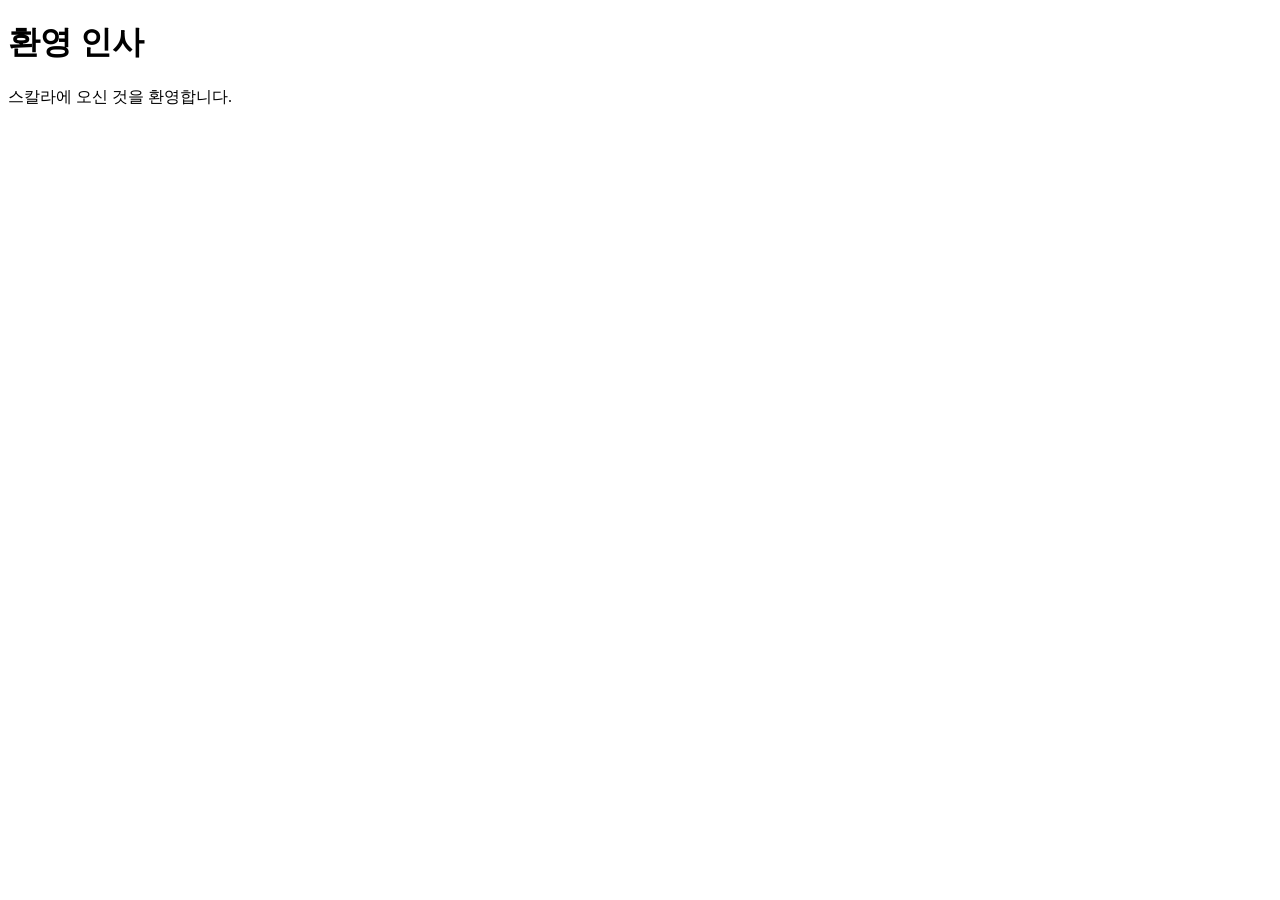
<file: html/index.html>
<!DOCTYPE html>
<html lang="en">
<head>
    <meta charset="UTF-8">
    <meta name="viewport" content="width=device-width, initial-scale=1.0">
    <title>Welcome SKALA</title>

</head>
<body>
    <h1> 환영 인사 </h1>
    <p> 스칼라에 오신 것을 환영합니다. </p> 
</body>
</html>
</file>
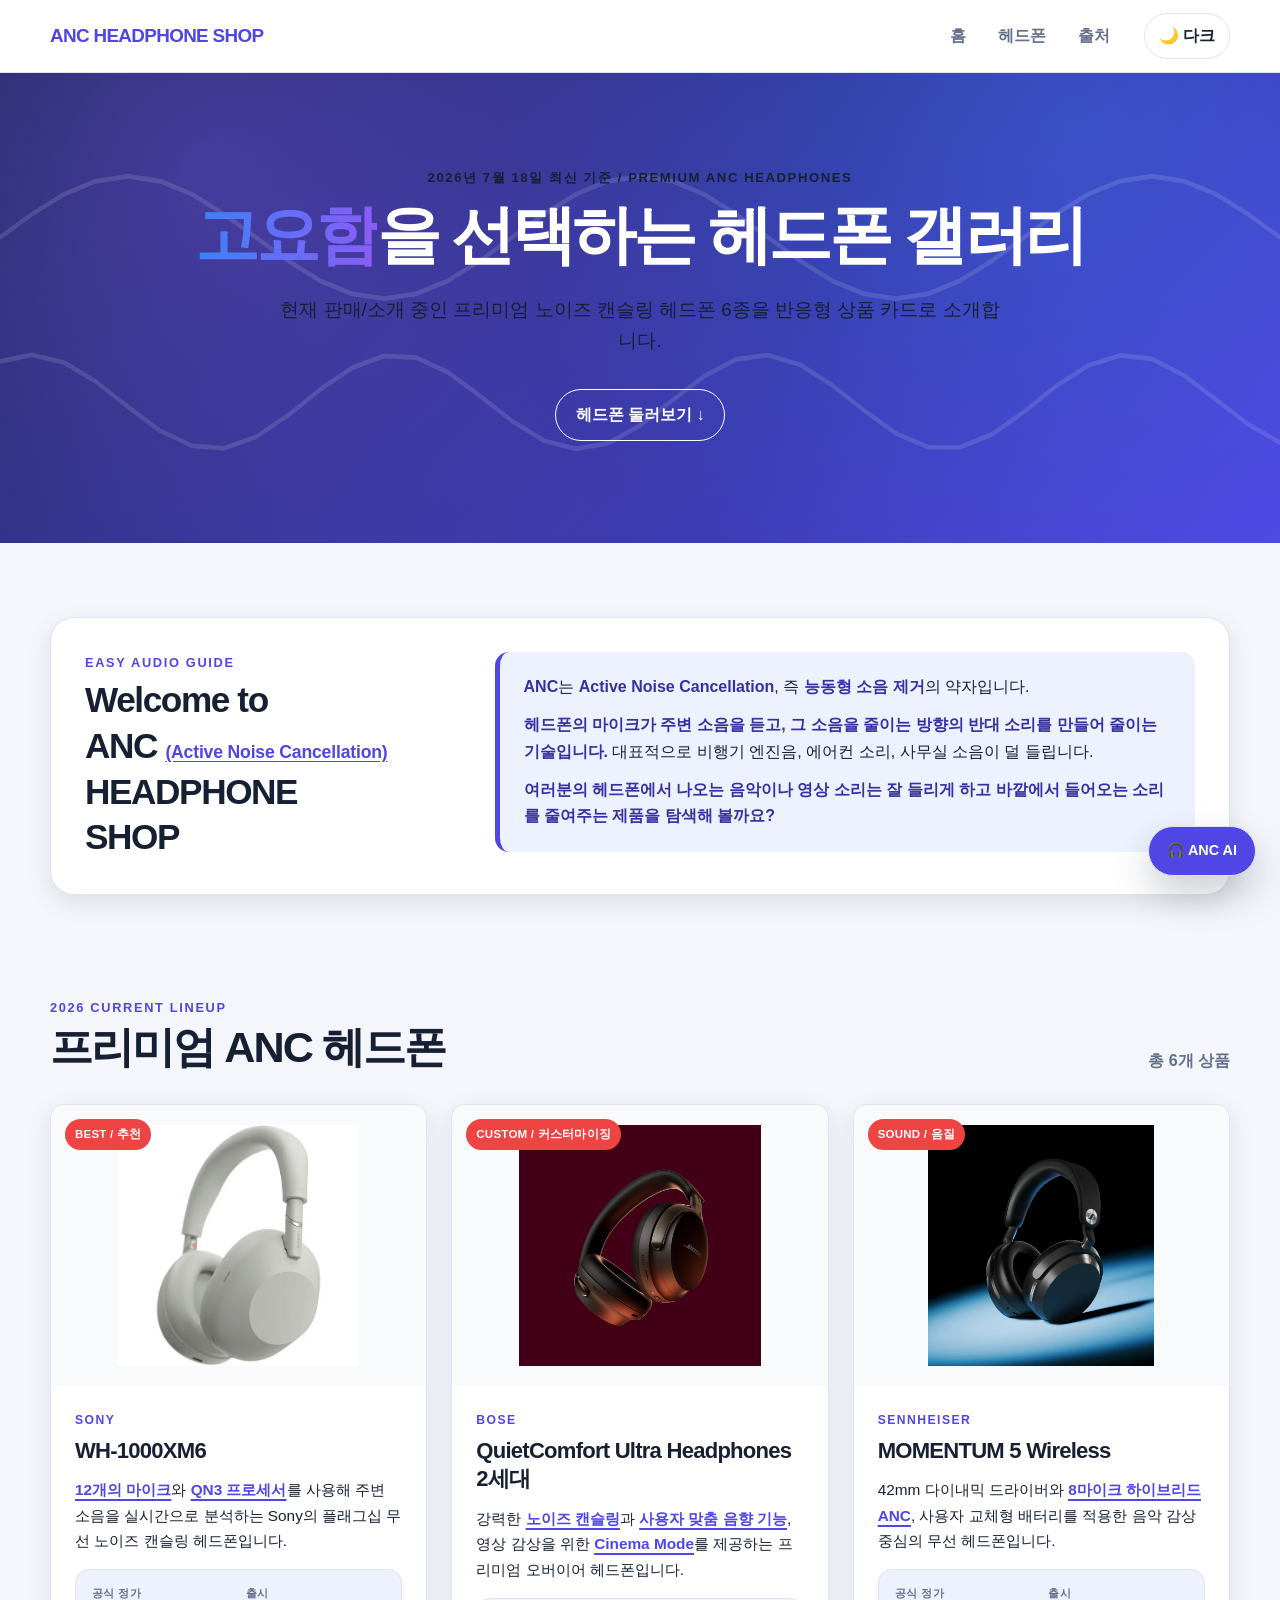
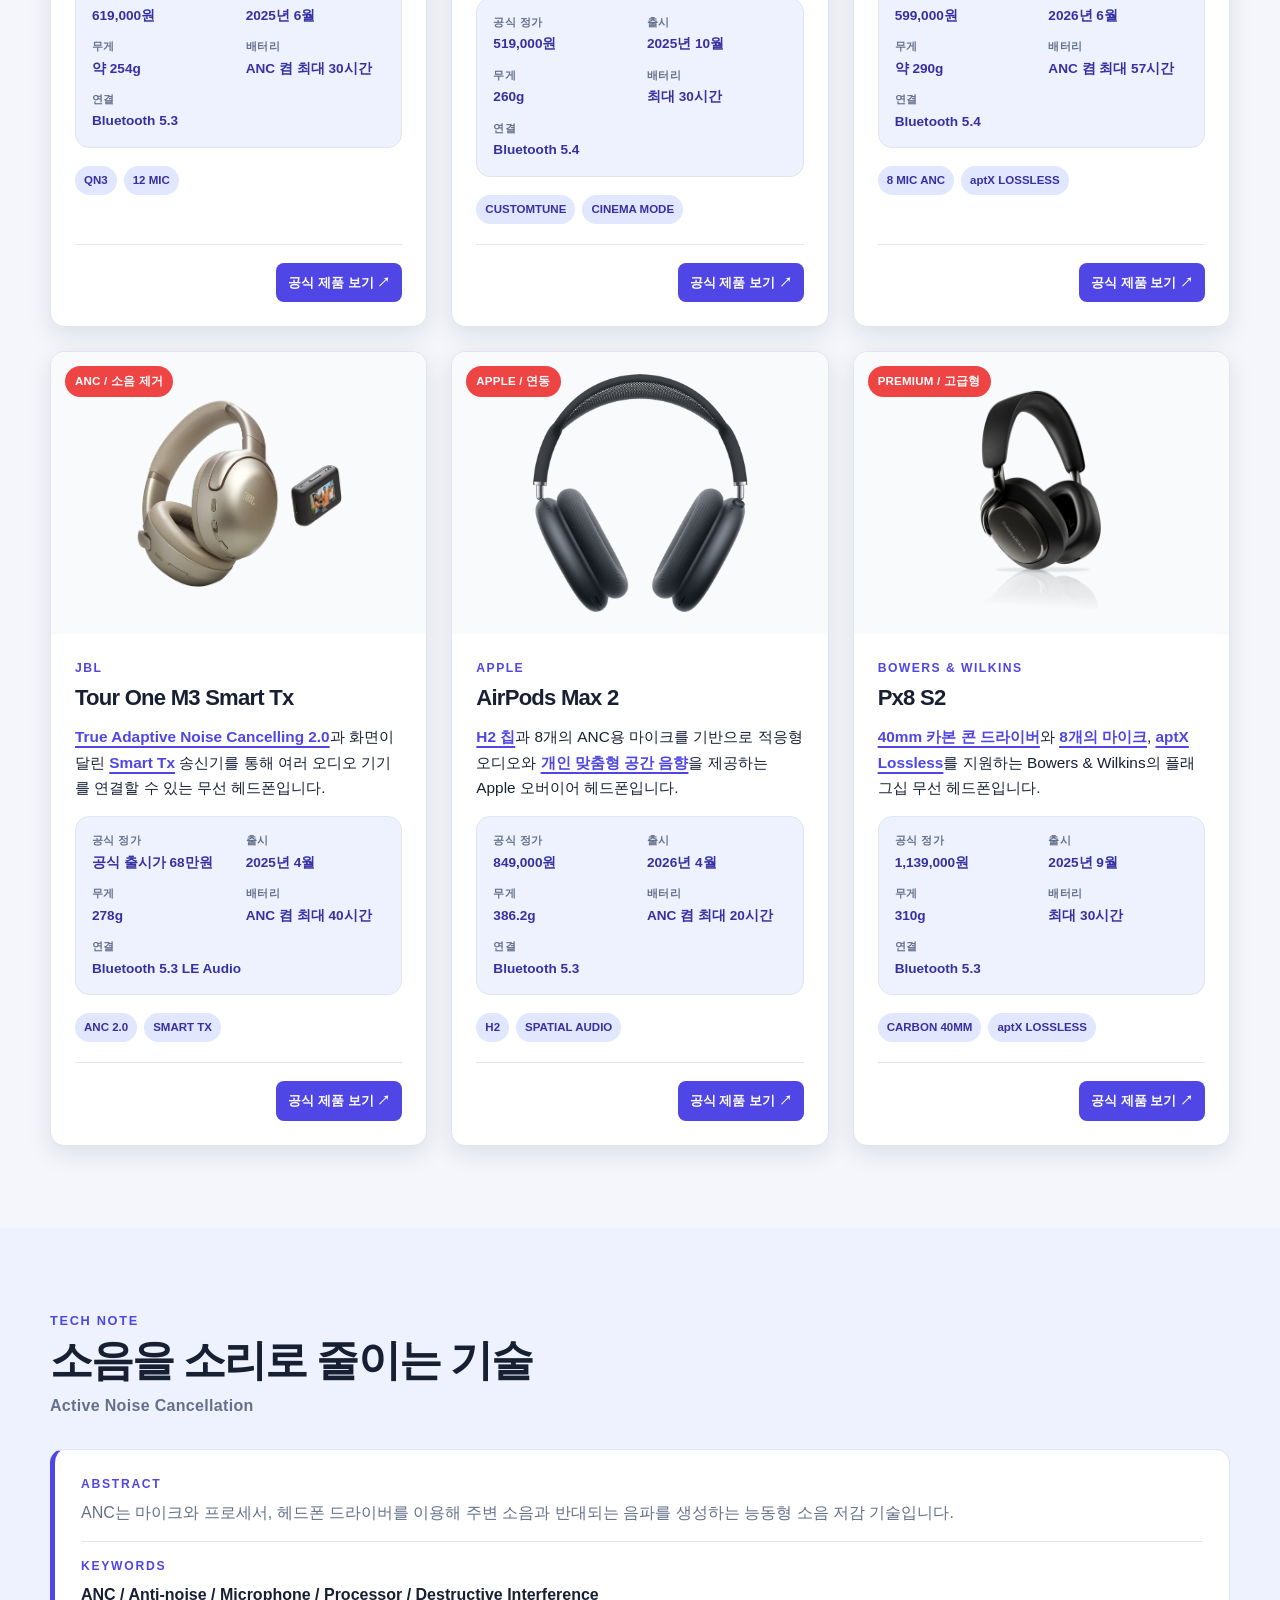
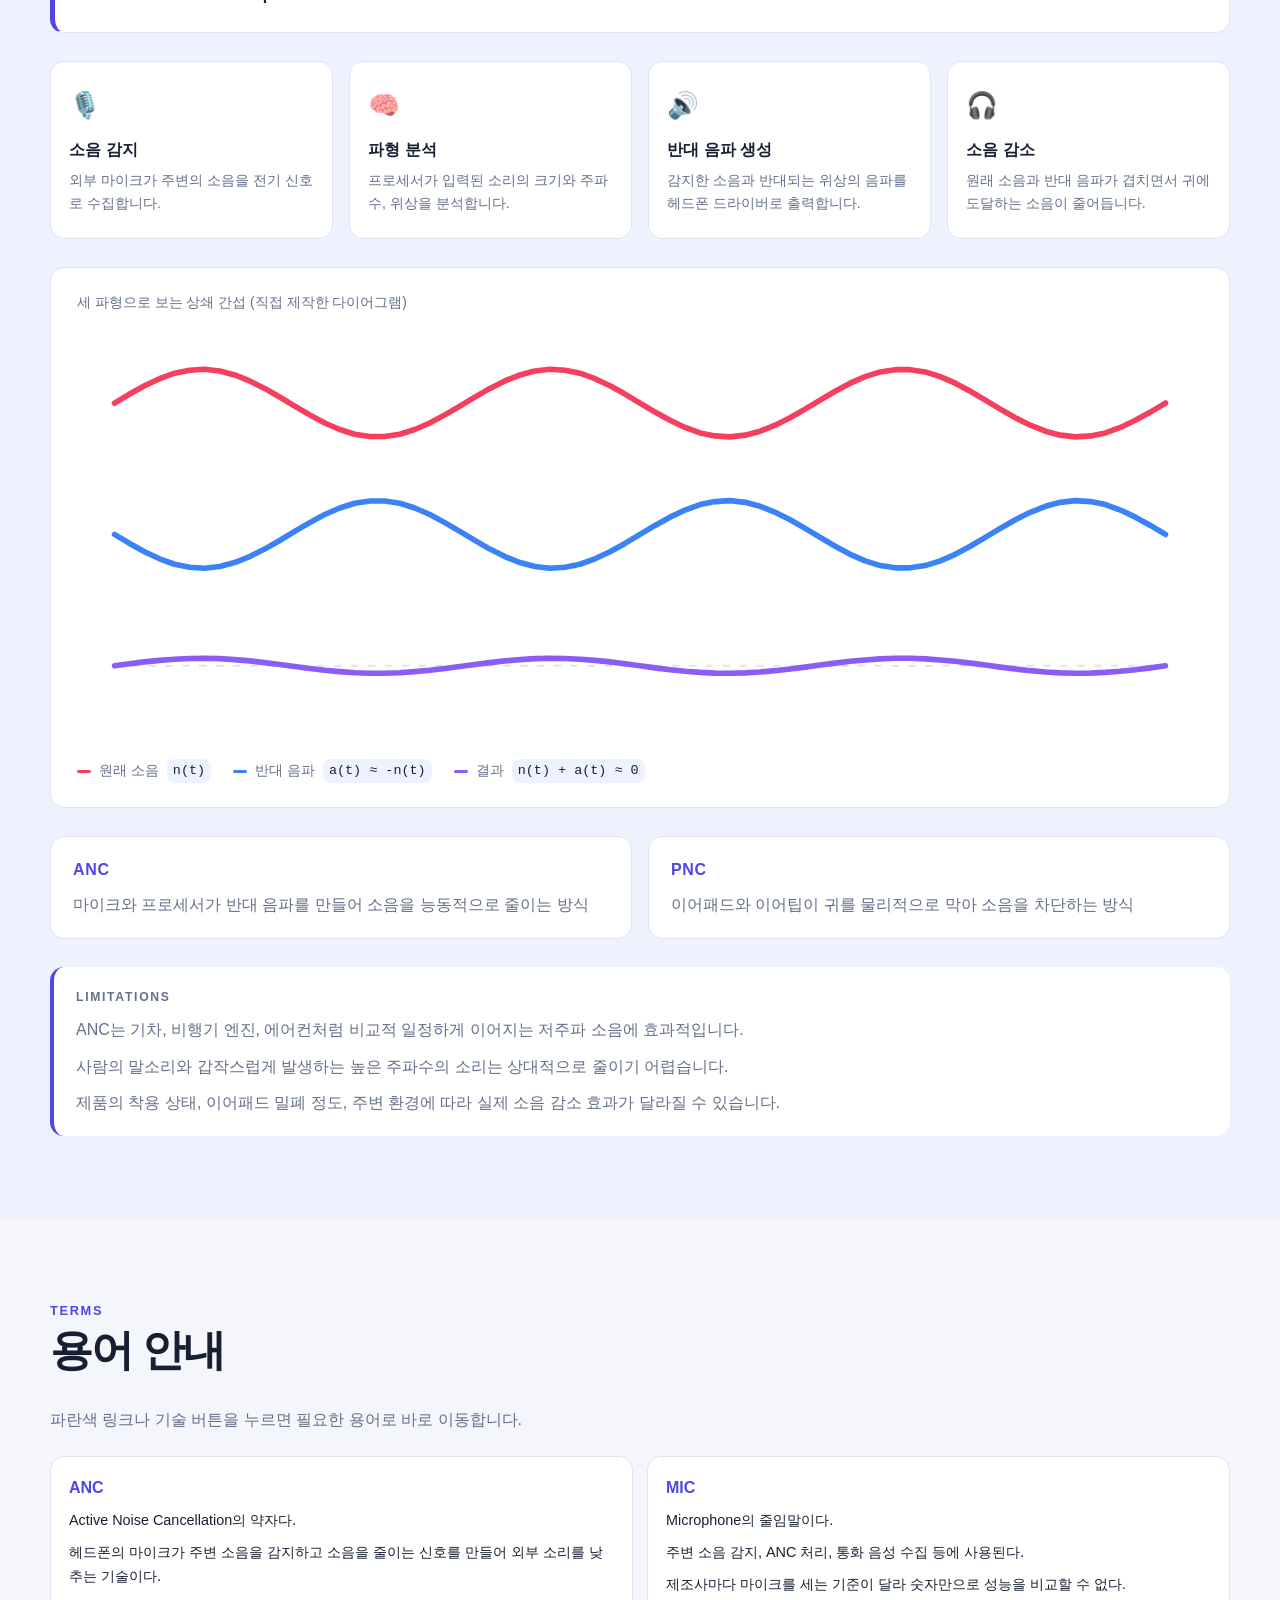
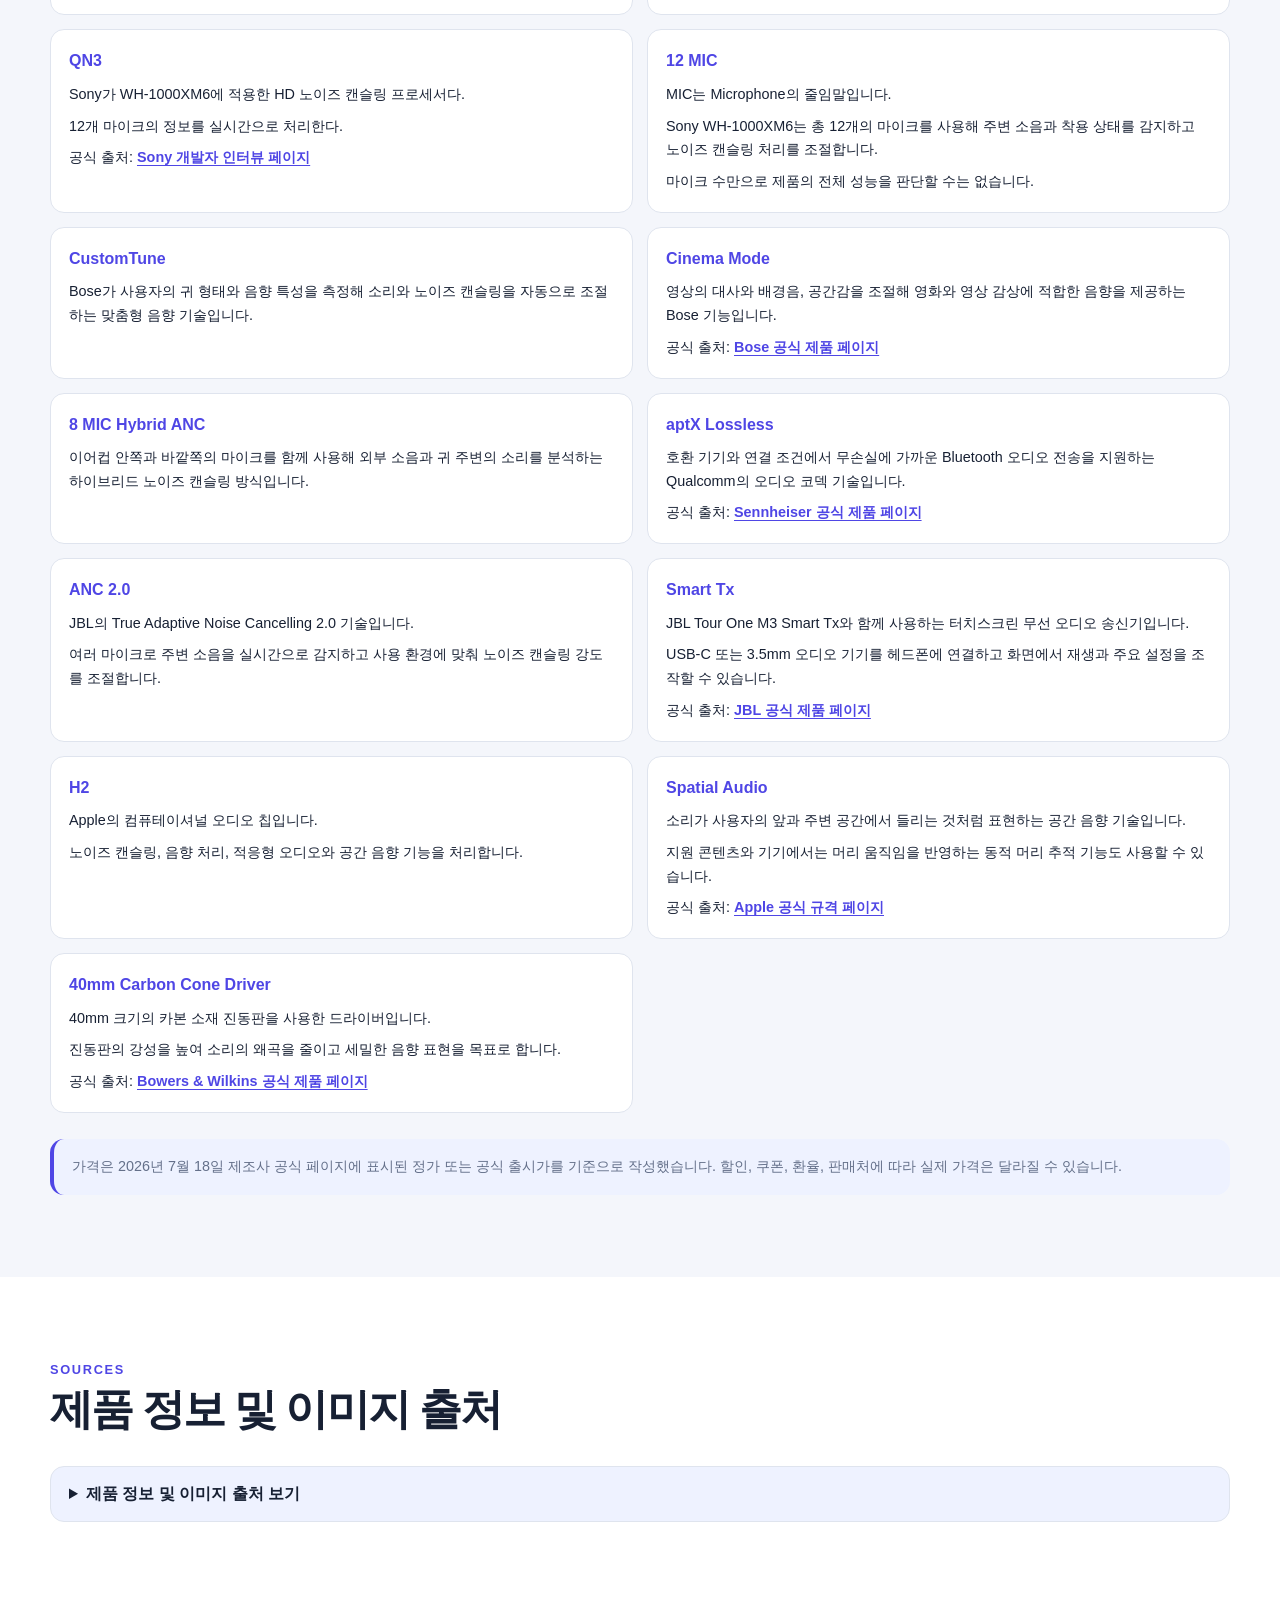
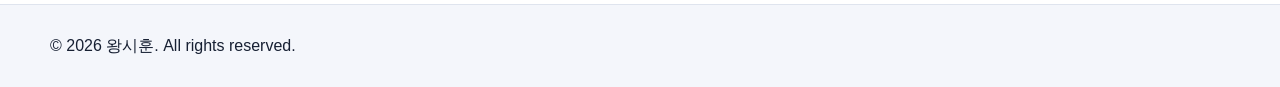
<file: Individual_Project/Day2_CSS_JS/01_Responsive_Product_Card_Gallery/index.html>
<!DOCTYPE html>
<!-- 종합실습 3: 반응형 ANC 헤드폰 상품 갤러리 -->
<html lang="ko">
<head>
    <meta charset="UTF-8">
    <meta name="viewport" content="width=device-width, initial-scale=1.0">
    <title>ANC HEADPHONE SHOP</title>
    <link rel="stylesheet" href="style.css">
    <script src="script.js" defer></script>
</head>

<body>
    <!-- 상단바 Flexbox + 메뉴 margin-left:auto -->
    <header class="site-header">
        <div class="header-inner">
            <a class="site-logo" href="#top" aria-label="ANC HEADPHONE SHOP 첫 화면으로 이동">
                ANC HEADPHONE SHOP
            </a>

            <!-- 모바일에서는 메뉴를 숨긴다. -->
            <nav class="main-nav" aria-label="주요 메뉴">
                <ul class="main-menu">
                    <li><a href="#top">홈</a></li>
                    <li><a href="#products">헤드폰</a></li>
                    <li><a href="#sources">출처</a></li>
                </ul>
            </nav>

            <!-- 다크모드 버튼 -->
            <button
                type="button"
                id="themeButton"
                class="theme-button"
                aria-pressed="false"
                aria-label="다크모드로 전환"
            >
                🌙 다크
            </button>
        </div>
    </header>

    <main id="top">
        <!-- 히어로 제목과 부제 순차 등장 애니메이션 -->
        <section class="hero-section" aria-labelledby="heroTitle">
            <svg class="hero-wave-decor" viewBox="0 0 800 200" preserveAspectRatio="none" aria-hidden="true" focusable="false">
                <polyline points="0,70.0 20,60.1 40,51.6 60,46.0 80,44.0 100,46.0 120,51.6 140,60.1 160,70.0 180,79.9 200,88.4 220,94.0 240,96.0 260,94.0 280,88.4 300,79.9 320,70.0 340,60.1 360,51.6 380,46.0 400,44.0 420,46.0 440,51.6 460,60.1 480,70.0 500,79.9 520,88.4 540,94.0 560,96.0 580,94.0 600,88.4 620,79.9 640,70.0 660,60.1 680,51.6 700,46.0 720,44.0 740,46.0 760,51.6 780,60.1 800,70.0" />
                <polyline points="0,122.7 20,120.0 40,123.2 60,131.4 80,142.1 100,152.2 120,158.7 140,159.7 160,154.9 180,145.7 200,134.8 220,125.5 240,120.4 260,121.1 280,127.4 300,137.4 320,148.1 340,156.5 360,160.0 380,157.6 400,150.0 420,139.5 440,129.1 460,121.9 480,120.1 500,124.1 520,132.8 540,143.6 560,153.4 580,159.2 600,159.3 620,153.8 640,144.2 660,133.3 680,124.5 700,120.2 720,121.7 740,128.7 760,139.0 780,149.5 800,157.3" />
            </svg>

            <div class="hero-inner">
                <p class="hero-eyebrow">2026년 7월 18일 최신 기준 / PREMIUM ANC HEADPHONES</p>

                <h1 id="heroTitle" class="hero-title">
                    <span class="hero-title-accent">고요함</span>을 선택하는 헤드폰 갤러리
                </h1>

                <p class="hero-description">
                    현재 판매/소개 중인 프리미엄 노이즈 캔슬링 헤드폰 6종을
                    반응형 상품 카드로 소개합니다.
                </p>

                <a class="hero-link" href="#products">헤드폰 둘러보기 ↓</a>
            </div>
        </section>

        <!-- ANC를 처음 접하는 사용자를 위한 간단한 설명 -->
        <section class="anc-guide" aria-labelledby="ancGuideTitle">
            <div class="section-inner anc-guide-inner">
                <div class="anc-guide-heading">
                    <p class="section-kicker">EASY AUDIO GUIDE</p>
                    <h2 id="ancGuideTitle">
                        Welcome to <br>ANC <span class="anc-guide-subtitle"><a href="https://news.samsungsemiconductor.com/kr/%EB%8C%80%EC%84%B8%EA%B0%80-%EB%90%9C-%EA%B8%B0%EC%88%A0-%EB%85%B8%EC%9D%B4%EC%A6%88-%EC%BA%94%EC%8A%AC%EB%A7%81%EC%9D%98-%EB%AA%A8%EB%93%A0-%EA%B2%83/" target="_blank" rel="noopener noreferrer">(Active Noise Cancellation)</a></span><br>
                        HEADPHONE<br>
                        SHOP
                    </h2>
                </div>

                <div class="anc-definition">
                    <p>
                        <strong>ANC</strong>는
                        <strong>Active Noise Cancellation</strong>, 즉
                        <strong>능동형 소음 제거</strong>의 약자입니다.
                    </p>
                    <p>
                        <strong>헤드폰의 마이크가 주변 소음을 듣고, 그 소음을 줄이는 방향의
                        반대 소리를 만들어 줄이는 기술입니다.</strong> 대표적으로 비행기 엔진음, 에어컨 소리, 사무실 소음이 
                        덜 들립니다.
                    </p>
                    <p>
                        <strong>여러분의 헤드폰에서 나오는 음악이나 영상 소리는 잘 들리게 하고
                        바깥에서 들어오는 소리를 줄여주는 제품을 탐색해 볼까요?</strong>
                    </p>
                </div>
            </div>
        </section>

        <!-- 상품 카드 6개 + CSS Grid 기본 3열 / 900px 이하 2열 / 600px 이하 1열 -->
        <section id="products" class="product-section" aria-labelledby="productTitle">
            <div class="section-inner">
                <div class="section-heading">
                    <div>
                        <p class="section-kicker">2026 CURRENT LINEUP</p>
                        <h2 id="productTitle">프리미엄 ANC 헤드폰</h2>
                    </div>
                    <p class="product-count">총 6개 상품</p>
                </div>

                <div class="product-grid">
                    <article class="product-card" id="product-sony-wh-1000xm6">
                        <div class="product-image-wrap">
                            <span class="product-badge">BEST / 추천</span>
                            <a
                                class="product-image-link"
                                href="https://store.sony.co.kr/product-view/130258270"
                                target="_blank"
                                rel="noopener noreferrer"
                            >
                                <img
                                    class="product-image"
                                    src="images/sony-wh-1000xm6.webp"
                                    alt="SONY WH-1000XM6 제품 이미지"
                                >
                            </a>
                        </div>

                        <div class="product-card-body">
                            <p class="product-category">SONY</p>
                            <h3 class="product-name">
                                <a
                                    href="https://store.sony.co.kr/product-view/130258270"
                                    target="_blank"
                                    rel="noopener noreferrer"
                                >WH-1000XM6</a>
                            </h3>
                            <p class="product-description">
                                <a class="term-link term-trigger" href="#term-12-mic">12개의 마이크</a>와
                                <a class="term-link term-trigger" href="#term-qn3">QN3 프로세서</a>를 사용해 주변 소음을 실시간으로
                                분석하는 Sony의 플래그십 무선 노이즈 캔슬링 헤드폰입니다.
                            </p>

                            <dl class="product-specs">
                                <div>
                                    <dt>공식 정가</dt>
                                    <dd>619,000원</dd>
                                </div>
                                <div>
                                    <dt>출시</dt>
                                    <dd>2025년 6월</dd>
                                </div>
                                <div>
                                    <dt>무게</dt>
                                    <dd>약 254g</dd>
                                </div>
                                <div>
                                    <dt>배터리</dt>
                                    <dd>ANC 켬 최대 30시간</dd>
                                </div>
                                <div>
                                    <dt>연결</dt>
                                    <dd>Bluetooth 5.3</dd>
                                </div>
                            </dl>

                            <ul class="feature-tags" aria-label="SONY WH-1000XM6 기술 칩">
                                <li><a class="spec-chip term-trigger" href="#term-qn3" aria-label="QN3 용어 설명으로 이동">QN3</a></li>
                                <li><a class="spec-chip term-trigger" href="#term-12-mic" aria-label="12 MIC 용어 설명으로 이동">12 MIC</a></li>
                            </ul>

                            <div class="product-card-footer">
                                <a
                                    class="product-button"
                                    href="https://store.sony.co.kr/product-view/130258270"
                                    target="_blank"
                                    rel="noopener noreferrer"
                                >공식 제품 보기</a>
                            </div>
                        </div>
                    </article>

                    <article class="product-card" id="product-bose-qc-ultra-2">
                        <div class="product-image-wrap">
                            <span class="product-badge">CUSTOM / 커스터마이징</span>
                            <a
                                class="product-image-link"
                                href="https://www.bose.co.kr/HEADPHONES/?idx=282"
                                target="_blank"
                                rel="noopener noreferrer"
                            >
                                <img
                                    class="product-image"
                                    src="images/bose-qc-ultra-2.png"
                                    alt="BOSE QuietComfort Ultra Headphones 2세대 제품 이미지"
                                >
                            </a>
                        </div>

                        <div class="product-card-body">
                            <p class="product-category">BOSE</p>
                            <h3 class="product-name">
                                <a
                                    href="https://www.bose.co.kr/HEADPHONES/?idx=282"
                                    target="_blank"
                                    rel="noopener noreferrer"
                                >QuietComfort Ultra Headphones 2세대</a>
                            </h3>
                            <p class="product-description">
                                강력한 <a class="term-link term-trigger" href="#term-anc">노이즈 캔슬링</a>과
                                <a class="term-link term-trigger" href="#term-customtune">사용자 맞춤 음향 기능</a>, 영상 감상을 위한
                                <a class="term-link term-trigger" href="#term-cinema-mode">Cinema Mode</a>를 제공하는 프리미엄 오버이어 헤드폰입니다.
                            </p>

                            <dl class="product-specs">
                                <div>
                                    <dt>공식 정가</dt>
                                    <dd>519,000원</dd>
                                </div>
                                <div>
                                    <dt>출시</dt>
                                    <dd>2025년 10월</dd>
                                </div>
                                <div>
                                    <dt>무게</dt>
                                    <dd>260g</dd>
                                </div>
                                <div>
                                    <dt>배터리</dt>
                                    <dd>최대 30시간</dd>
                                </div>
                                <div>
                                    <dt>연결</dt>
                                    <dd>Bluetooth 5.4</dd>
                                </div>
                            </dl>

                            <ul class="feature-tags" aria-label="BOSE QuietComfort Ultra Headphones 2세대 기술 칩">
                                <li><a class="spec-chip term-trigger" href="#term-customtune" aria-label="CUSTOMTUNE 용어 설명으로 이동">CUSTOMTUNE</a></li>
                                <li><a class="spec-chip term-trigger" href="#term-cinema-mode" aria-label="CINEMA MODE 용어 설명으로 이동">CINEMA MODE</a></li>
                            </ul>

                            <div class="product-card-footer">
                                <a
                                    class="product-button"
                                    href="https://www.bose.co.kr/HEADPHONES/?idx=282"
                                    target="_blank"
                                    rel="noopener noreferrer"
                                >공식 제품 보기</a>
                            </div>
                        </div>
                    </article>

                    <article class="product-card" id="product-sennheiser-momentum-5">
                        <div class="product-image-wrap">
                            <span class="product-badge">SOUND / 음질</span>
                            <a
                                class="product-image-link"
                                href="https://kr.sennheiser-hearing.com/product/%EB%AA%A8%EB%A9%98%ED%85%80-5-%EC%99%80%EC%9D%B4%EC%96%B4%EB%A6%AC%EC%8A%A4/688/"
                                target="_blank"
                                rel="noopener noreferrer"
                            >
                                <img
                                    class="product-image"
                                    src="images/sennheiser-momentum-5.webp"
                                    alt="SENNHEISER MOMENTUM 5 Wireless 제품 이미지"
                                >
                            </a>
                        </div>

                        <div class="product-card-body">
                            <p class="product-category">SENNHEISER</p>
                            <h3 class="product-name">
                                <a
                                    href="https://kr.sennheiser-hearing.com/product/%EB%AA%A8%EB%A9%98%ED%85%80-5-%EC%99%80%EC%9D%B4%EC%96%B4%EB%A6%AC%EC%8A%A4/688/"
                                    target="_blank"
                                    rel="noopener noreferrer"
                                >MOMENTUM 5 Wireless</a>
                            </h3>
                            <p class="product-description">
                                42mm 다이내믹 드라이버와
                                <a class="term-link term-trigger" href="#term-hybrid-anc">8마이크 하이브리드 ANC</a>, 사용자 교체형
                                배터리를 적용한 음악 감상 중심의 무선 헤드폰입니다.
                            </p>

                            <dl class="product-specs">
                                <div>
                                    <dt>공식 정가</dt>
                                    <dd>599,000원</dd>
                                </div>
                                <div>
                                    <dt>출시</dt>
                                    <dd>2026년 6월</dd>
                                </div>
                                <div>
                                    <dt>무게</dt>
                                    <dd>약 290g</dd>
                                </div>
                                <div>
                                    <dt>배터리</dt>
                                    <dd>ANC 켬 최대 57시간</dd>
                                </div>
                                <div>
                                    <dt>연결</dt>
                                    <dd>Bluetooth 5.4</dd>
                                </div>
                            </dl>

                            <ul class="feature-tags" aria-label="SENNHEISER MOMENTUM 5 Wireless 기술 칩">
                                <li><a class="spec-chip term-trigger" href="#term-hybrid-anc" aria-label="8 MIC ANC 용어 설명으로 이동">8 MIC ANC</a></li>
                                <li><a class="spec-chip term-trigger" href="#term-aptx-lossless" aria-label="aptX LOSSLESS 용어 설명으로 이동">aptX LOSSLESS</a></li>
                            </ul>

                            <div class="product-card-footer">
                                <a
                                    class="product-button"
                                    href="https://kr.sennheiser-hearing.com/product/%EB%AA%A8%EB%A9%98%ED%85%80-5-%EC%99%80%EC%9D%B4%EC%96%B4%EB%A6%AC%EC%8A%A4/688/"
                                    target="_blank"
                                    rel="noopener noreferrer"
                                >공식 제품 보기</a>
                            </div>
                        </div>
                    </article>

                    <article class="product-card" id="product-jbl-tour-one-m3">
                        <div class="product-image-wrap">
                            <span class="product-badge">ANC / 소음 제거</span>
                            <a
                                class="product-image-link"
                                href="https://global.jbl.com/over-ear-headphones/TOUR-ONE-M3-TX.html"
                                target="_blank"
                                rel="noopener noreferrer"
                            >
                                <img
                                    class="product-image"
                                    src="images/jbl-tour-one-m3.webp"
                                    alt="JBL Tour One M3 Smart Tx 제품 이미지"
                                >
                            </a>
                        </div>

                        <div class="product-card-body">
                            <p class="product-category">JBL</p>
                            <h3 class="product-name">
                                <a
                                    href="https://global.jbl.com/over-ear-headphones/TOUR-ONE-M3-TX.html"
                                    target="_blank"
                                    rel="noopener noreferrer"
                                >Tour One M3 Smart Tx</a>
                            </h3>
                            <p class="product-description">
                                <a class="term-link term-trigger" href="#term-anc-2">True Adaptive Noise Cancelling 2.0</a>과 화면이 달린
                                <a class="term-link term-trigger" href="#term-smart-tx">Smart Tx</a> 송신기를
                                통해 여러 오디오 기기를 연결할 수 있는 무선 헤드폰입니다.
                            </p>

                            <dl class="product-specs">
                                <div>
                                    <dt>공식 정가</dt>
                                    <dd>공식 출시가 68만원</dd>
                                </div>
                                <div>
                                    <dt>출시</dt>
                                    <dd>2025년 4월</dd>
                                </div>
                                <div>
                                    <dt>무게</dt>
                                    <dd>278g</dd>
                                </div>
                                <div>
                                    <dt>배터리</dt>
                                    <dd>ANC 켬 최대 40시간</dd>
                                </div>
                                <div>
                                    <dt>연결</dt>
                                    <dd>Bluetooth 5.3 LE Audio</dd>
                                </div>
                            </dl>

                            <ul class="feature-tags" aria-label="JBL Tour One M3 Smart Tx 기술 칩">
                                <li><a class="spec-chip term-trigger" href="#term-anc-2" aria-label="ANC 2.0 용어 설명으로 이동">ANC 2.0</a></li>
                                <li><a class="spec-chip term-trigger" href="#term-smart-tx" aria-label="SMART TX 용어 설명으로 이동">SMART TX</a></li>
                            </ul>

                            <div class="product-card-footer">
                                <a
                                    class="product-button"
                                    href="https://global.jbl.com/over-ear-headphones/TOUR-ONE-M3-TX.html"
                                    target="_blank"
                                    rel="noopener noreferrer"
                                >공식 제품 보기</a>
                            </div>
                        </div>
                    </article>

                    <article class="product-card" id="product-apple-airpods-max-2">
                        <div class="product-image-wrap">
                            <span class="product-badge">APPLE / 연동</span>
                            <a
                                class="product-image-link"
                                href="https://www.apple.com/kr/airpods-max/"
                                target="_blank"
                                rel="noopener noreferrer"
                            >
                                <img
                                    class="product-image"
                                    src="images/apple-airpods-max-2.png"
                                    alt="APPLE AirPods Max 2 제품 이미지"
                                >
                            </a>
                        </div>

                        <div class="product-card-body">
                            <p class="product-category">APPLE</p>
                            <h3 class="product-name">
                                <a
                                    href="https://www.apple.com/kr/airpods-max/"
                                    target="_blank"
                                    rel="noopener noreferrer"
                                >AirPods Max 2</a>
                            </h3>
                            <p class="product-description">
                                <a class="term-link term-trigger" href="#term-h2">H2 칩</a>과 8개의 ANC용 마이크를 기반으로 적응형 오디오와
                                <a class="term-link term-trigger" href="#term-spatial-audio">개인 맞춤형 공간 음향</a>을 제공하는 Apple 오버이어 헤드폰입니다.
                            </p>

                            <dl class="product-specs">
                                <div>
                                    <dt>공식 정가</dt>
                                    <dd>849,000원</dd>
                                </div>
                                <div>
                                    <dt>출시</dt>
                                    <dd>2026년 4월</dd>
                                </div>
                                <div>
                                    <dt>무게</dt>
                                    <dd>386.2g</dd>
                                </div>
                                <div>
                                    <dt>배터리</dt>
                                    <dd>ANC 켬 최대 20시간</dd>
                                </div>
                                <div>
                                    <dt>연결</dt>
                                    <dd>Bluetooth 5.3</dd>
                                </div>
                            </dl>

                            <ul class="feature-tags" aria-label="APPLE AirPods Max 2 기술 칩">
                                <li><a class="spec-chip term-trigger" href="#term-h2" aria-label="H2 용어 설명으로 이동">H2</a></li>
                                <li><a class="spec-chip term-trigger" href="#term-spatial-audio" aria-label="SPATIAL AUDIO 용어 설명으로 이동">SPATIAL AUDIO</a></li>
                            </ul>

                            <div class="product-card-footer">
                                <a
                                    class="product-button"
                                    href="https://www.apple.com/kr/airpods-max/"
                                    target="_blank"
                                    rel="noopener noreferrer"
                                >공식 제품 보기</a>
                            </div>
                        </div>
                    </article>

                    <article class="product-card" id="product-bw-px8-s2">
                        <div class="product-image-wrap">
                            <span class="product-badge">PREMIUM / 고급형</span>
                            <a
                                class="product-image-link"
                                href="https://bowerswilkinskorea.co.kr/Headphones/?idx=53"
                                target="_blank"
                                rel="noopener noreferrer"
                            >
                                <img
                                    class="product-image"
                                    src="images/bw-px8-s2.webp"
                                    alt="BOWERS &amp; WILKINS Px8 S2 제품 이미지"
                                >
                            </a>
                        </div>

                        <div class="product-card-body">
                            <p class="product-category">BOWERS &amp; WILKINS</p>
                            <h3 class="product-name">
                                <a
                                    href="https://bowerswilkinskorea.co.kr/Headphones/?idx=53"
                                    target="_blank"
                                    rel="noopener noreferrer"
                                >Px8 S2</a>
                            </h3>
                            <p class="product-description">
                                <a class="term-link term-trigger" href="#term-carbon-driver">40mm 카본 콘 드라이버</a>와
                                <a class="term-link term-trigger" href="#term-mic">8개의 마이크</a>,
                                <a class="term-link term-trigger" href="#term-aptx-lossless">aptX Lossless</a>를 지원하는
                                Bowers &amp; Wilkins의 플래그십 무선 헤드폰입니다.
                            </p>

                            <dl class="product-specs">
                                <div>
                                    <dt>공식 정가</dt>
                                    <dd>1,139,000원</dd>
                                </div>
                                <div>
                                    <dt>출시</dt>
                                    <dd>2025년 9월</dd>
                                </div>
                                <div>
                                    <dt>무게</dt>
                                    <dd>310g</dd>
                                </div>
                                <div>
                                    <dt>배터리</dt>
                                    <dd>최대 30시간</dd>
                                </div>
                                <div>
                                    <dt>연결</dt>
                                    <dd>Bluetooth 5.3</dd>
                                </div>
                            </dl>

                            <ul class="feature-tags" aria-label="BOWERS &amp; WILKINS Px8 S2 기술 칩">
                                <li><a class="spec-chip term-trigger" href="#term-carbon-driver" aria-label="CARBON 40MM 용어 설명으로 이동">CARBON 40MM</a></li>
                                <li><a class="spec-chip term-trigger" href="#term-aptx-lossless" aria-label="aptX LOSSLESS 용어 설명으로 이동">aptX LOSSLESS</a></li>
                            </ul>

                            <div class="product-card-footer">
                                <a
                                    class="product-button"
                                    href="https://bowerswilkinskorea.co.kr/Headphones/?idx=53"
                                    target="_blank"
                                    rel="noopener noreferrer"
                                >공식 제품 보기</a>
                            </div>
                        </div>
                    </article>
                </div>
            </div>
        </section>

        <!-- 과제 요구사항은 CHECKLIST.txt와 코드 주석에서 확인할 수 있다. -->

        <!-- ANC 작동 원리를 설명하는 기술 노트 -->
        <section id="tech-note" class="tech-note-section" aria-labelledby="techNoteTitle">
            <div class="section-inner">
                <div class="tech-note-heading">
                    <p class="section-kicker">TECH NOTE</p>
                    <h2 id="techNoteTitle">소음을 소리로 줄이는 기술</h2>
                    <p class="tech-note-subtitle">Active Noise Cancellation</p>
                </div>

                <div class="tech-abstract">
                    <div class="tech-abstract-row">
                        <span class="tech-abstract-label">ABSTRACT</span>
                        <p>
                            ANC는 마이크와 프로세서, 헤드폰 드라이버를 이용해
                            주변 소음과 반대되는 음파를 생성하는 능동형 소음 저감 기술입니다.
                        </p>
                    </div>
                    <div class="tech-abstract-row">
                        <span class="tech-abstract-label">KEYWORDS</span>
                        <p class="tech-keywords">ANC / Anti-noise / Microphone / Processor / Destructive Interference</p>
                    </div>
                </div>

                <ol class="tech-steps">
                    <li class="tech-step">
                        <span class="tech-step-icon" aria-hidden="true">🎙️</span>
                        <h3 class="tech-step-title">소음 감지</h3>
                        <p class="tech-step-desc">외부 마이크가 주변의 소음을 전기 신호로 수집합니다.</p>
                    </li>
                    <li class="tech-step">
                        <span class="tech-step-icon" aria-hidden="true">🧠</span>
                        <h3 class="tech-step-title">파형 분석</h3>
                        <p class="tech-step-desc">프로세서가 입력된 소리의 크기와 주파수, 위상을 분석합니다.</p>
                    </li>
                    <li class="tech-step">
                        <span class="tech-step-icon" aria-hidden="true">🔊</span>
                        <h3 class="tech-step-title">반대 음파 생성</h3>
                        <p class="tech-step-desc">감지한 소음과 반대되는 위상의 음파를 헤드폰 드라이버로 출력합니다.</p>
                    </li>
                    <li class="tech-step">
                        <span class="tech-step-icon" aria-hidden="true">🎧</span>
                        <h3 class="tech-step-title">소음 감소</h3>
                        <p class="tech-step-desc">원래 소음과 반대 음파가 겹치면서 귀에 도달하는 소음이 줄어듭니다.</p>
                    </li>
                </ol>

                <div class="tech-diagram">
                    <p class="tech-diagram-caption">세 파형으로 보는 상쇄 간섭 (직접 제작한 다이어그램)</p>

                    <svg class="tech-diagram-svg" viewBox="0 0 600 220" role="img" aria-labelledby="techDiagramTitle techDiagramDesc">
                        <title id="techDiagramTitle">ANC 상쇄 간섭 파형 다이어그램</title>
                        <desc id="techDiagramDesc">
                            원래 소음 n(t)와 반대 음파 a(t)가 만나 귀에 도달하는 소음이
                            n(t) + a(t)가 0에 가깝게 줄어드는 모습을 세 개의 파형으로 표현합니다.
                        </desc>

                        <line class="tech-wave-baseline" x1="20" y1="180" x2="580" y2="180" />

                        <polyline class="tech-wave tech-wave-noise" points="20.0,40.0 28.0,35.2 36.0,30.8 44.0,27.0 52.0,24.1 60.0,22.5 68.0,22.0 76.0,22.9 84.0,25.0 92.0,28.2 100.0,32.2 108.0,36.8 116.0,41.6 124.0,46.3 132.0,50.6 140.0,54.1 148.0,56.6 156.0,57.8 164.0,57.8 172.0,56.6 180.0,54.1 188.0,50.6 196.0,46.3 204.0,41.6 212.0,36.8 220.0,32.2 228.0,28.2 236.0,25.0 244.0,22.9 252.0,22.0 260.0,22.5 268.0,24.1 276.0,27.0 284.0,30.8 292.0,35.2 300.0,40.0 308.0,44.8 316.0,49.2 324.0,53.0 332.0,55.9 340.0,57.5 348.0,58.0 356.0,57.1 364.0,55.0 372.0,51.8 380.0,47.8 388.0,43.2 396.0,38.4 404.0,33.7 412.0,29.4 420.0,25.9 428.0,23.4 436.0,22.2 444.0,22.2 452.0,23.4 460.0,25.9 468.0,29.4 476.0,33.7 484.0,38.4 492.0,43.2 500.0,47.8 508.0,51.8 516.0,55.0 524.0,57.1 532.0,58.0 540.0,57.5 548.0,55.9 556.0,53.0 564.0,49.2 572.0,44.8 580.0,40.0" />

                        <polyline class="tech-wave tech-wave-anti" points="20.0,110.0 28.0,114.8 36.0,119.2 44.0,123.0 52.0,125.9 60.0,127.5 68.0,128.0 76.0,127.1 84.0,125.0 92.0,121.8 100.0,117.8 108.0,113.2 116.0,108.4 124.0,103.7 132.0,99.4 140.0,95.9 148.0,93.4 156.0,92.2 164.0,92.2 172.0,93.4 180.0,95.9 188.0,99.4 196.0,103.7 204.0,108.4 212.0,113.2 220.0,117.8 228.0,121.8 236.0,125.0 244.0,127.1 252.0,128.0 260.0,127.5 268.0,125.9 276.0,123.0 284.0,119.2 292.0,114.8 300.0,110.0 308.0,105.2 316.0,100.8 324.0,97.0 332.0,94.1 340.0,92.5 348.0,92.0 356.0,92.9 364.0,95.0 372.0,98.2 380.0,102.2 388.0,106.8 396.0,111.6 404.0,116.3 412.0,120.6 420.0,124.1 428.0,126.6 436.0,127.8 444.0,127.8 452.0,126.6 460.0,124.1 468.0,120.6 476.0,116.3 484.0,111.6 492.0,106.8 500.0,102.2 508.0,98.2 516.0,95.0 524.0,92.9 532.0,92.0 540.0,92.5 548.0,94.1 556.0,97.0 564.0,100.8 572.0,105.2 580.0,110.0" />

                        <polyline class="tech-wave tech-wave-result" points="20.0,180.0 28.0,178.9 36.0,177.9 44.0,177.1 52.0,176.5 60.0,176.1 68.0,176.0 76.0,176.2 84.0,176.7 92.0,177.4 100.0,178.3 108.0,179.3 116.0,180.4 124.0,181.4 132.0,182.4 140.0,183.1 148.0,183.7 156.0,184.0 164.0,184.0 172.0,183.7 180.0,183.1 188.0,182.4 196.0,181.4 204.0,180.4 212.0,179.3 220.0,178.3 228.0,177.4 236.0,176.7 244.0,176.2 252.0,176.0 260.0,176.1 268.0,176.5 276.0,177.1 284.0,177.9 292.0,178.9 300.0,180.0 308.0,181.1 316.0,182.1 324.0,182.9 332.0,183.5 340.0,183.9 348.0,184.0 356.0,183.8 364.0,183.3 372.0,182.6 380.0,181.7 388.0,180.7 396.0,179.6 404.0,178.6 412.0,177.6 420.0,176.9 428.0,176.3 436.0,176.0 444.0,176.0 452.0,176.3 460.0,176.9 468.0,177.6 476.0,178.6 484.0,179.6 492.0,180.7 500.0,181.7 508.0,182.6 516.0,183.3 524.0,183.8 532.0,184.0 540.0,183.9 548.0,183.5 556.0,182.9 564.0,182.1 572.0,181.1 580.0,180.0" />
                    </svg>

                    <ul class="tech-diagram-legend">
                        <li><span class="tech-legend-swatch tech-legend-noise" aria-hidden="true"></span>원래 소음 <code>n(t)</code></li>
                        <li><span class="tech-legend-swatch tech-legend-anti" aria-hidden="true"></span>반대 음파 <code>a(t) &#8776; -n(t)</code></li>
                        <li><span class="tech-legend-swatch tech-legend-result" aria-hidden="true"></span>결과 <code>n(t) + a(t) &#8776; 0</code></li>
                    </ul>
                </div>

                <div class="tech-compare">
                    <div class="tech-compare-item">
                        <p class="tech-compare-label">ANC</p>
                        <p>마이크와 프로세서가 반대 음파를 만들어 소음을 능동적으로 줄이는 방식</p>
                    </div>
                    <div class="tech-compare-item">
                        <p class="tech-compare-label">PNC</p>
                        <p>이어패드와 이어팁이 귀를 물리적으로 막아 소음을 차단하는 방식</p>
                    </div>
                </div>

                <div class="tech-limitations">
                    <p class="tech-limitations-label">LIMITATIONS</p>
                    <p>
                        ANC는 기차, 비행기 엔진, 에어컨처럼
                        비교적 일정하게 이어지는 저주파 소음에 효과적입니다.
                    </p>
                    <p>
                        사람의 말소리와 갑작스럽게 발생하는 높은 주파수의 소리는
                        상대적으로 줄이기 어렵습니다.
                    </p>
                    <p>
                        제품의 착용 상태, 이어패드 밀폐 정도, 주변 환경에 따라
                        실제 소음 감소 효과가 달라질 수 있습니다.
                    </p>
                </div>
            </div>
        </section>

        <!-- 상품 설명에 사용한 기술 용어 정리 -->
        <section id="glossary" class="glossary-section" aria-labelledby="glossaryTitle">
            <div class="section-inner">
                <div class="section-heading">
                    <div>
                        <p class="section-kicker">TERMS</p>
                        <h2 id="glossaryTitle">용어 안내</h2>
                    </div>
                </div>

                <p class="glossary-intro">
                    파란색 링크나 기술 버튼을 누르면 필요한 용어로 바로 이동합니다.
                </p>

                <dl class="glossary-list">
                    <div class="glossary-item" id="term-anc">
                        <dt>ANC</dt>
                        <dd>
                            <p>Active Noise Cancellation의 약자다.</p>
                            <p>헤드폰의 마이크가 주변 소음을 감지하고 소음을 줄이는 신호를 만들어 외부 소리를 낮추는 기술이다.</p>
                        </dd>
                    </div>

                    <div class="glossary-item" id="term-mic">
                        <dt>MIC</dt>
                        <dd>
                            <p>Microphone의 줄임말이다.</p>
                            <p>주변 소음 감지, ANC 처리, 통화 음성 수집 등에 사용된다.</p>
                            <p>제조사마다 마이크를 세는 기준이 달라 숫자만으로 성능을 비교할 수 없다.</p>
                        </dd>
                    </div>

                    <div class="glossary-item" id="term-qn3">
                        <dt>QN3</dt>
                        <dd>
                            <p>Sony가 WH-1000XM6에 적용한 HD 노이즈 캔슬링 프로세서다.</p>
                            <p>12개 마이크의 정보를 실시간으로 처리한다.</p>
                            <p class="glossary-source">공식 출처: <a href="https://www.sony.co.kr/headphones/products/wh-1000xm6/developer-interview" target="_blank" rel="noopener noreferrer">Sony 개발자 인터뷰 페이지</a></p>
                        </dd>
                    </div>

                    <div class="glossary-item" id="term-12-mic">
                        <dt>12 MIC</dt>
                        <dd>
                            <p>MIC는 Microphone의 줄임말입니다.</p>
                            <p>Sony WH-1000XM6는 총 12개의 마이크를 사용해 주변 소음과 착용 상태를 감지하고 노이즈 캔슬링 처리를 조절합니다.</p>
                            <p>마이크 수만으로 제품의 전체 성능을 판단할 수는 없습니다.</p>
                        </dd>
                    </div>

                    <div class="glossary-item" id="term-customtune">
                        <dt>CustomTune</dt>
                        <dd>
                            <p>Bose가 사용자의 귀 형태와 음향 특성을 측정해 소리와 노이즈 캔슬링을 자동으로 조절하는 맞춤형 음향 기술입니다.</p>
                        </dd>
                    </div>

                    <div class="glossary-item" id="term-cinema-mode">
                        <dt>Cinema Mode</dt>
                        <dd>
                            <p>영상의 대사와 배경음, 공간감을 조절해 영화와 영상 감상에 적합한 음향을 제공하는 Bose 기능입니다.</p>
                            <p class="glossary-source">공식 출처: <a href="https://www.bose.com/p/headphones/bose-quietcomfort-ultra-headphones-2nd-gen/QCUH2-HEADPHONEARN.html" target="_blank" rel="noopener noreferrer">Bose 공식 제품 페이지</a></p>
                        </dd>
                    </div>

                    <div class="glossary-item" id="term-hybrid-anc">
                        <dt>8 MIC Hybrid ANC</dt>
                        <dd>
                            <p>이어컵 안쪽과 바깥쪽의 마이크를 함께 사용해 외부 소음과 귀 주변의 소리를 분석하는 하이브리드 노이즈 캔슬링 방식입니다.</p>
                        </dd>
                    </div>

                    <div class="glossary-item" id="term-aptx-lossless">
                        <dt>aptX Lossless</dt>
                        <dd>
                            <p>호환 기기와 연결 조건에서 무손실에 가까운 Bluetooth 오디오 전송을 지원하는 Qualcomm의 오디오 코덱 기술입니다.</p>
                            <p class="glossary-source">공식 출처: <a href="https://us.sennheiser-hearing.com/products/momentum-5-wireless" target="_blank" rel="noopener noreferrer">Sennheiser 공식 제품 페이지</a></p>
                        </dd>
                    </div>

                    <div class="glossary-item" id="term-anc-2">
                        <dt>ANC 2.0</dt>
                        <dd>
                            <p>JBL의 True Adaptive Noise Cancelling 2.0 기술입니다.</p>
                            <p>여러 마이크로 주변 소음을 실시간으로 감지하고 사용 환경에 맞춰 노이즈 캔슬링 강도를 조절합니다.</p>
                        </dd>
                    </div>

                    <div class="glossary-item" id="term-smart-tx">
                        <dt>Smart Tx</dt>
                        <dd>
                            <p>JBL Tour One M3 Smart Tx와 함께 사용하는 터치스크린 무선 오디오 송신기입니다.</p>
                            <p>USB-C 또는 3.5mm 오디오 기기를 헤드폰에 연결하고 화면에서 재생과 주요 설정을 조작할 수 있습니다.</p>
                            <p class="glossary-source">공식 출처: <a href="https://global.jbl.com/over-ear-headphones/TOUR-ONE-M3-TX.html" target="_blank" rel="noopener noreferrer">JBL 공식 제품 페이지</a></p>
                        </dd>
                    </div>

                    <div class="glossary-item" id="term-h2">
                        <dt>H2</dt>
                        <dd>
                            <p>Apple의 컴퓨테이셔널 오디오 칩입니다.</p>
                            <p>노이즈 캔슬링, 음향 처리, 적응형 오디오와 공간 음향 기능을 처리합니다.</p>
                        </dd>
                    </div>

                    <div class="glossary-item" id="term-spatial-audio">
                        <dt>Spatial Audio</dt>
                        <dd>
                            <p>소리가 사용자의 앞과 주변 공간에서 들리는 것처럼 표현하는 공간 음향 기술입니다.</p>
                            <p>지원 콘텐츠와 기기에서는 머리 움직임을 반영하는 동적 머리 추적 기능도 사용할 수 있습니다.</p>
                            <p class="glossary-source">공식 출처: <a href="https://www.apple.com/kr/airpods-max/specs/" target="_blank" rel="noopener noreferrer">Apple 공식 규격 페이지</a></p>
                        </dd>
                    </div>

                    <div class="glossary-item" id="term-carbon-driver">
                        <dt>40mm Carbon Cone Driver</dt>
                        <dd>
                            <p>40mm 크기의 카본 소재 진동판을 사용한 드라이버입니다.</p>
                            <p>진동판의 강성을 높여 소리의 왜곡을 줄이고 세밀한 음향 표현을 목표로 합니다.</p>
                            <p class="glossary-source">공식 출처: <a href="https://www.bowerswilkins.com/en-gb/product/over-ear-headphones/px8-s2/FP45365P.html" target="_blank" rel="noopener noreferrer">Bowers &amp; Wilkins 공식 제품 페이지</a></p>
                        </dd>
                    </div>
                </dl>

                <p class="price-notice">
                    가격은 2026년 7월 18일 제조사 공식 페이지에 표시된 정가 또는 공식 출시가를 기준으로 작성했습니다.
                    할인, 쿠폰, 환율, 판매처에 따라 실제 가격은 달라질 수 있습니다.
                </p>
            </div>
        </section>

        <!-- 제품 정보와 이미지 출처 -->
        <section id="sources" class="source-section" aria-labelledby="sourceTitle">
            <div class="section-inner">
                <div class="section-heading">
                    <div>
                        <p class="section-kicker">SOURCES</p>
                        <h2 id="sourceTitle">제품 정보 및 이미지 출처</h2>
                    </div>
                </div>

                <details class="source-details">
                    <summary>제품 정보 및 이미지 출처 보기</summary>

                    <p class="source-notice">
                    제품명과 주요 특징은 2026년 7월 18일 각 제조사 공식 페이지를 기준으로 확인했습니다.
                    </p>

                    <ol class="source-list">
                    <li class="source-item">
                        <strong>Sony WH-1000XM6</strong>
                        <span>
                            <a href="https://www.sony.co.kr/headphones/products/wh-1000xm6" target="_blank" rel="noopener noreferrer">제품 정보: 소니코리아 공식</a>
                            <a href="https://i5.walmartimages.com/seo/Sony-WH-1000XM6-Noise-Canceling-Wireless-Over-Ear-Headphones-Platinum-Silver-International-Version_18a42653-d737-41e3-a6c2-9283ed344704.019ac811d07858cb2d731bce68597c51.jpeg?odnBg=FFFFFF&amp;odnHeight=573&amp;odnWidth=573" target="_blank" rel="noopener noreferrer">이미지: Walmart 상품 이미지</a>
                        </span>
                    </li>

                    <li class="source-item">
                        <strong>Bose QC Ultra Headphones 2세대</strong>
                        <span>
                            <a href="https://www.bose.co.kr/shop_view/?idx=282" target="_blank" rel="noopener noreferrer">제품 정보: Bose Korea 공식</a>
                            <a href="https://cdn.imweb.me/upload/S202206294c0a2cc6190f4/04dc7a1ab8087.png" target="_blank" rel="noopener noreferrer">이미지: Bose Korea 공식</a>
                        </span>
                    </li>

                    <li class="source-item">
                        <strong>Sennheiser MOMENTUM 5 Wireless</strong>
                        <span>
                            <a href="https://global.sennheiser-hearing.com/products/momentum-5-wireless" target="_blank" rel="noopener noreferrer">제품 정보: Sennheiser 공식</a>
                            <a href="https://global.sennheiser-hearing.com/cdn/shop/files/M5_PDP_FC01.png?v=1782829126" target="_blank" rel="noopener noreferrer">이미지: Sennheiser 공식</a>
                        </span>
                    </li>

                    <li class="source-item">
                        <strong>JBL Tour One M3 Smart Tx</strong>
                        <span>
                            <a href="https://www.jbl.com/TOUR-ONE-M3-TX.html" target="_blank" rel="noopener noreferrer">제품 정보: JBL 공식</a>
                            <a href="https://www.jbl.com/dw/image/v2/BFND_PRD/on/demandware.static/-/Sites-masterCatalog_Harman/default/dw101530dd/LS_JBL_Tour_One_M3-Smart-Tx_Product-Image_Hero_Mocha_Friends.png?sh=535&amp;sw=535" target="_blank" rel="noopener noreferrer">이미지: JBL 공식</a>
                        </span>
                    </li>

                    <li class="source-item">
                        <strong>Apple AirPods Max 2</strong>
                        <span>
                            <a href="https://www.apple.com/kr/airpods/compare/" target="_blank" rel="noopener noreferrer">제품 정보: Apple 공식</a>
                            <a href="https://www.apple.com/v/airpods-max/k/images/overview/contrast/airpods_max_midnight__ddy8oa1y3y4i_large.png" target="_blank" rel="noopener noreferrer">이미지: Apple 공식</a>
                        </span>
                    </li>

                    <li class="source-item">
                        <strong>Bowers &amp; Wilkins Px8 S2</strong>
                        <span>
                            <a href="https://www.bowerswilkins.com/en/product/over-ear-headphones/px8-s2/FP45365P.html" target="_blank" rel="noopener noreferrer">제품 정보: Bowers &amp; Wilkins 공식</a>
                            <a href="https://www.ultrasound.co.za/cdn/shop/files/BW_Px8S2PDP_BuyStack_1116100-4-min.webp?v=1765355299&amp;width=2048" target="_blank" rel="noopener noreferrer">이미지: Ultra Sound &amp; Vision 상품 이미지</a>
                        </span>
                    </li>

                    <li class="source-item">
                        <strong>ANC 작동 원리 참고</strong>
                        <span>
                            <a href="https://news.samsungsemiconductor.com/kr/%EB%8C%80%EC%84%B8%EA%B0%80-%EB%90%9C-%EA%B8%B0%EC%88%A0-%EB%85%B8%EC%9D%B4%EC%A6%88-%EC%BA%94%EC%8A%AC%EB%A7%81%EC%9D%98-%EB%AA%A8%EB%93%A0-%EA%B2%83/" target="_blank" rel="noopener noreferrer">삼성전자 반도체 뉴스룸, 대세가 된 기술 노이즈 캔슬링의 모든 것</a>
                        </span>
                        <p class="source-note">이 자료는 ANC의 기본 작동 원리를 참고한 출처이며, 이 페이지에 소개된 상품의 최신 사양 출처는 아닙니다.</p>
                    </li>
                    </ol>

                    <p class="copyright-note">
                        ※ 이미지의 권리는 각 출처에 있습니다. 수업 과제의 출처 표기용으로 사용했으며,
                        외부 공개나 상업적 사용 전에는 각 사이트의 이미지 이용 조건을 다시 확인해야 합니다.
                    </p>
                </details>
            </div>
        </section>
    </main>

    <footer class="site-footer">
        <div class="section-inner footer-inner">
            <p>© 2026 왕시훈. All rights reserved.</p>
        </div>
    </footer>

    <!-- 브라우저에서 실행되는 ANC 안내 채팅 -->
    <button
        type="button"
        id="agent-button"
        class="agent-button"
        aria-label="ANC Headphone Shop AI Agent 열기"
    >
        🎧 ANC AI
    </button>

    <div id="agent-panel" class="agent-panel" role="dialog" aria-labelledby="agentPanelTitle" hidden>
        <header class="agent-panel-header">
            <div class="agent-panel-heading">
                <h2 id="agentPanelTitle">ANC Headphone Shop AI Agent</h2>
                <p class="agent-status" id="agent-status">모델을 아직 시작하지 않았습니다</p>
            </div>
            <div class="agent-panel-controls">
                <button type="button" id="agent-minimize" class="agent-icon-button" aria-label="ANC Headphone Shop AI Agent 최소화">
                    최소화
                </button>
                <button type="button" id="agent-close" class="agent-icon-button" aria-label="ANC Headphone Shop AI Agent 닫기">
                    닫기
                </button>
            </div>
        </header>

        <!-- 모델 시작 전 안내 -->
        <div class="agent-intro" id="agent-intro">
            <h3>브라우저에서 실행되는 ANC AI</h3>
            <p>
                AI 모델은 사용자의 브라우저에서 실행됩니다.
                질문은 외부 AI 서버로 전송되지 않습니다.
                처음 실행할 때 모델 파일을 준비하는 시간이 필요합니다.
            </p>
            <button type="button" id="agent-start" class="agent-primary-button">
                AI 모델 시작
            </button>
            <p class="agent-inline-message" id="agent-support-message" hidden></p>
        </div>

        <!-- 모델 준비 상태 -->
        <div class="agent-loading" id="agent-loading" hidden>
            <p class="agent-loading-title">AI 모델 준비 중</p>
            <div
                class="agent-progress"
                role="progressbar"
                aria-valuemin="0"
                aria-valuemax="100"
                aria-valuenow="0"
                id="agent-progress"
            >
                <div class="agent-progress-fill" id="agent-progress-fill"></div>
            </div>
            <p class="agent-progress-number" id="agent-progress-number">0%</p>
            <p class="agent-loading-note" id="agent-loading-note">
                처음 실행할 때는 시간이 조금 걸릴 수 있습니다.
            </p>
        </div>

        <!-- 채팅 화면 -->
        <div class="agent-chat" id="agent-chat" hidden>
            <div class="agent-messages" id="agent-messages" aria-live="polite"></div>

            <div class="agent-suggestions" id="agent-suggestions">
                <button type="button" class="agent-suggestion-button">가장 가벼운 제품은?</button>
                <button type="button" class="agent-suggestion-button">배터리가 긴 제품은?</button>
                <button type="button" class="agent-suggestion-button">ANC가 뭐야?</button>
                <button type="button" class="agent-suggestion-button">50만 원대 제품은?</button>
                <button type="button" class="agent-suggestion-button">Smart Tx가 뭐야?</button>
            </div>

            <form class="agent-input-form" id="agent-input-form">
                <textarea
                    id="agent-input"
                    class="agent-input"
                    placeholder="헤드폰이나 ANC 기술에 대해 질문해 주세요."
                    rows="2"
                    disabled
                ></textarea>

                <div class="agent-input-actions">
                    <button type="button" id="agent-clear" class="agent-ghost-button">
                        대화 지우기
                    </button>
                    <button type="submit" id="agent-send" class="agent-primary-button" disabled>
                        보내기
                    </button>
                </div>
            </form>
        </div>

        <p class="agent-disclaimer">
            이 AI는 현재 페이지에 정리된 상품 정보와 ANC 기술 자료를 바탕으로 답합니다.
            실시간 가격과 재고는 각 제조사 공식 페이지에서 확인해 주세요.
        </p>
    </div>

    <script type="module" src="./script/ancAgent.js"></script>
</body>
</html>
</file>
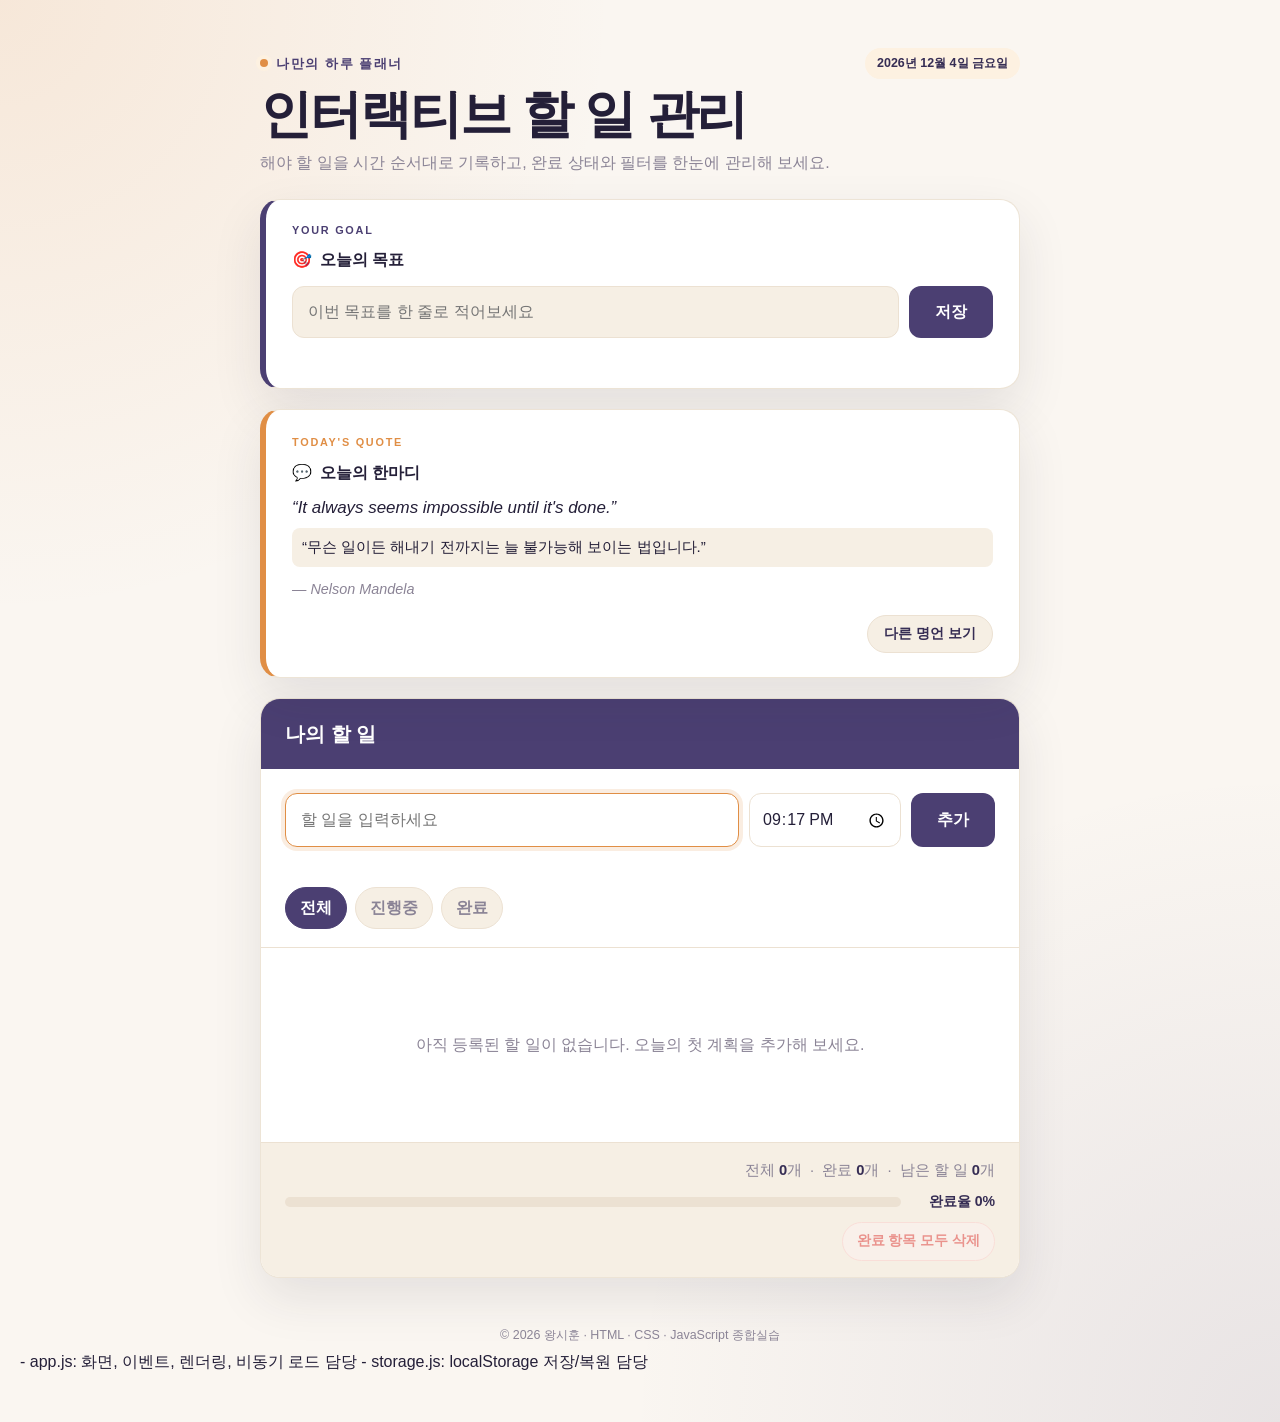
<file: Individual_Project/Day2_CSS_JS/02_Interactive_Todo_App/index.html>
<!DOCTYPE html>
<html lang="ko">
<head>
    <meta charset="UTF-8">
    <meta name="viewport" content="width=device-width, initial-scale=1.0">
    <title>Interactive Todo App</title>

    <link rel="stylesheet" href="./css/style.css">
</head>
<body>
    <main class="todo-app">
        <header class="app-header">
            <div class="header-row">
                <p class="eyebrow">
                    <span class="eyebrow-dot" aria-hidden="true"></span>
                    나만의 하루 플래너
                </p>

                <!-- [종합실습4 UI 개선] 오늘 날짜를 제목 옆 작은 배지로 배치해 정보 위계를 낮췄습니다. -->
                <p id="current-date" class="date-badge"></p>
            </div>

            <!-- [사용자 직접 입력 - 선택] 과제 제출자 이름이나 원하는 앱 제목으로 바꿀 수 있습니다. -->
            <h1>인터랙티브 할 일 관리</h1>
            <p class="app-description">
                해야 할 일을 시간 순서대로 기록하고, 완료 상태와 필터를 한눈에 관리해 보세요.
            </p>
        </header>

        <section class="goal-card" aria-labelledby="goal-title">
            <p class="goal-tag">YOUR GOAL</p>

            <div class="goal-heading">
                <span aria-hidden="true">🎯</span>
                <h2 id="goal-title">오늘의 목표</h2>
            </div>

            <form id="goal-form" class="goal-form" novalidate>
                <label class="sr-only" for="goal-input">나의 목표</label>
                <input
                    type="text"
                    id="goal-input"
                    name="userGoal"
                    maxlength="60"
                    autocomplete="off"
                    placeholder="이번 목표를 한 줄로 적어보세요">

                <button type="submit" id="goal-save-button" class="goal-save-button">
                    저장
                </button>
            </form>

            <p id="goal-saved-message" class="goal-saved-message" aria-live="polite"></p>
        </section>

        <section class="quote-card" aria-labelledby="quote-title">
            <p class="quote-tag">TODAY'S QUOTE</p>

            <div class="quote-heading">
                <span aria-hidden="true">💬</span>
                <h2 id="quote-title">오늘의 한마디</h2>
            </div>
            <blockquote class="quote-body">
                <p id="quote-text" class="quote-en" aria-live="polite">오늘의 한마디를 불러오는 중입니다...</p>
                <p id="quote-translation" class="quote-ko"></p>
                <cite id="quote-author"></cite>
            </blockquote>

            <!-- [종합실습4 추가 요구사항] 다른 명언 보기 버튼: 클릭 시 fetch를 다시 실행합니다. -->
            <div class="quote-actions">
                <button type="button" id="reload-quote-button" class="reload-quote-button">
                    다른 명언 보기
                </button>
            </div>
        </section>

        <section class="todo-panel" aria-labelledby="todo-title">
            <h2 id="todo-title" class="section-title">나의 할 일</h2>


            <form id="todo-form" class="todo-form" novalidate>
                <label class="sr-only" for="todo-input">새 할 일</label>

                <!-- [사용자 직접 입력] 실제 할 일은 이 입력창에 작성합니다. -->
                <input
                    type="text"
                    id="todo-input"
                    name="todoText"
                    maxlength="80"
                    autocomplete="off"
                    placeholder="할 일을 입력하세요"
                    aria-describedby="input-message">

                <label class="sr-only" for="todo-time-input">할 일 시간</label>
                <input
                    type="time"
                    id="todo-time-input"
                    name="todoTime"
                    class="todo-time-input"
                    aria-label="할 일 시간">

                <button type="submit" id="add-button" class="add-button">
                    추가
                </button>
            </form>

            <p id="input-message" class="input-message" aria-live="polite"></p>


            <div id="filter-buttons" class="filter-buttons" aria-label="할 일 필터">
                <button type="button" class="filter-button is-active" data-filter="all" aria-pressed="true">
                    전체
                </button>
                <button type="button" class="filter-button" data-filter="active" aria-pressed="false">
                    진행중
                </button>
                <button type="button" class="filter-button" data-filter="completed" aria-pressed="false">
                    완료
                </button>
            </div>


            <ul id="todo-list" class="todo-list" aria-label="할 일 목록"></ul>

            <footer class="todo-summary" aria-live="polite">
                <div class="summary-counts">
                    <span>전체 <strong id="total-count">0</strong>개</span>
                    <span class="summary-divider" aria-hidden="true">·</span>
                    <span>완료 <strong id="completed-count">0</strong>개</span>
                    <span class="summary-divider" aria-hidden="true">·</span>
                    <span>남은 할 일 <strong id="remaining-count">0</strong>개</span>
                </div>

                <div class="summary-progress">
                    <div
                        id="progress-bar"
                        class="progress-bar"
                        role="progressbar"
                        aria-valuemin="0"
                        aria-valuemax="100"
                        aria-valuenow="0"
                        aria-label="오늘의 완료율">
                        <div id="progress-bar-fill" class="progress-bar-fill"></div>
                    </div>
                    <span id="progress-percent" class="progress-percent">완료율 0%</span>
                </div>

                <button type="button" id="clear-completed-button" class="clear-completed-button" disabled>
                    완료 항목 모두 삭제
                </button>
            </footer>
        </section>
    </main>

    <!-- [종합실습4 UI 개선] 저작권 footer -->
    <!-- [사용자 직접 입력] 제출자 이름이나 연도가 바뀌면 아래 저작권 문구를 수정하세요. -->
    <footer class="site-footer">
        <p>
            <small>
                © 2026 왕시훈 · HTML · CSS · JavaScript 종합실습
            </small>
        </p>
    </footer>

         - app.js: 화면, 이벤트, 렌더링, 비동기 로드 담당
         - storage.js: localStorage 저장/복원 담당
    <script type="module" src="./js/app.js"></script>
</body>
</html>
</file>
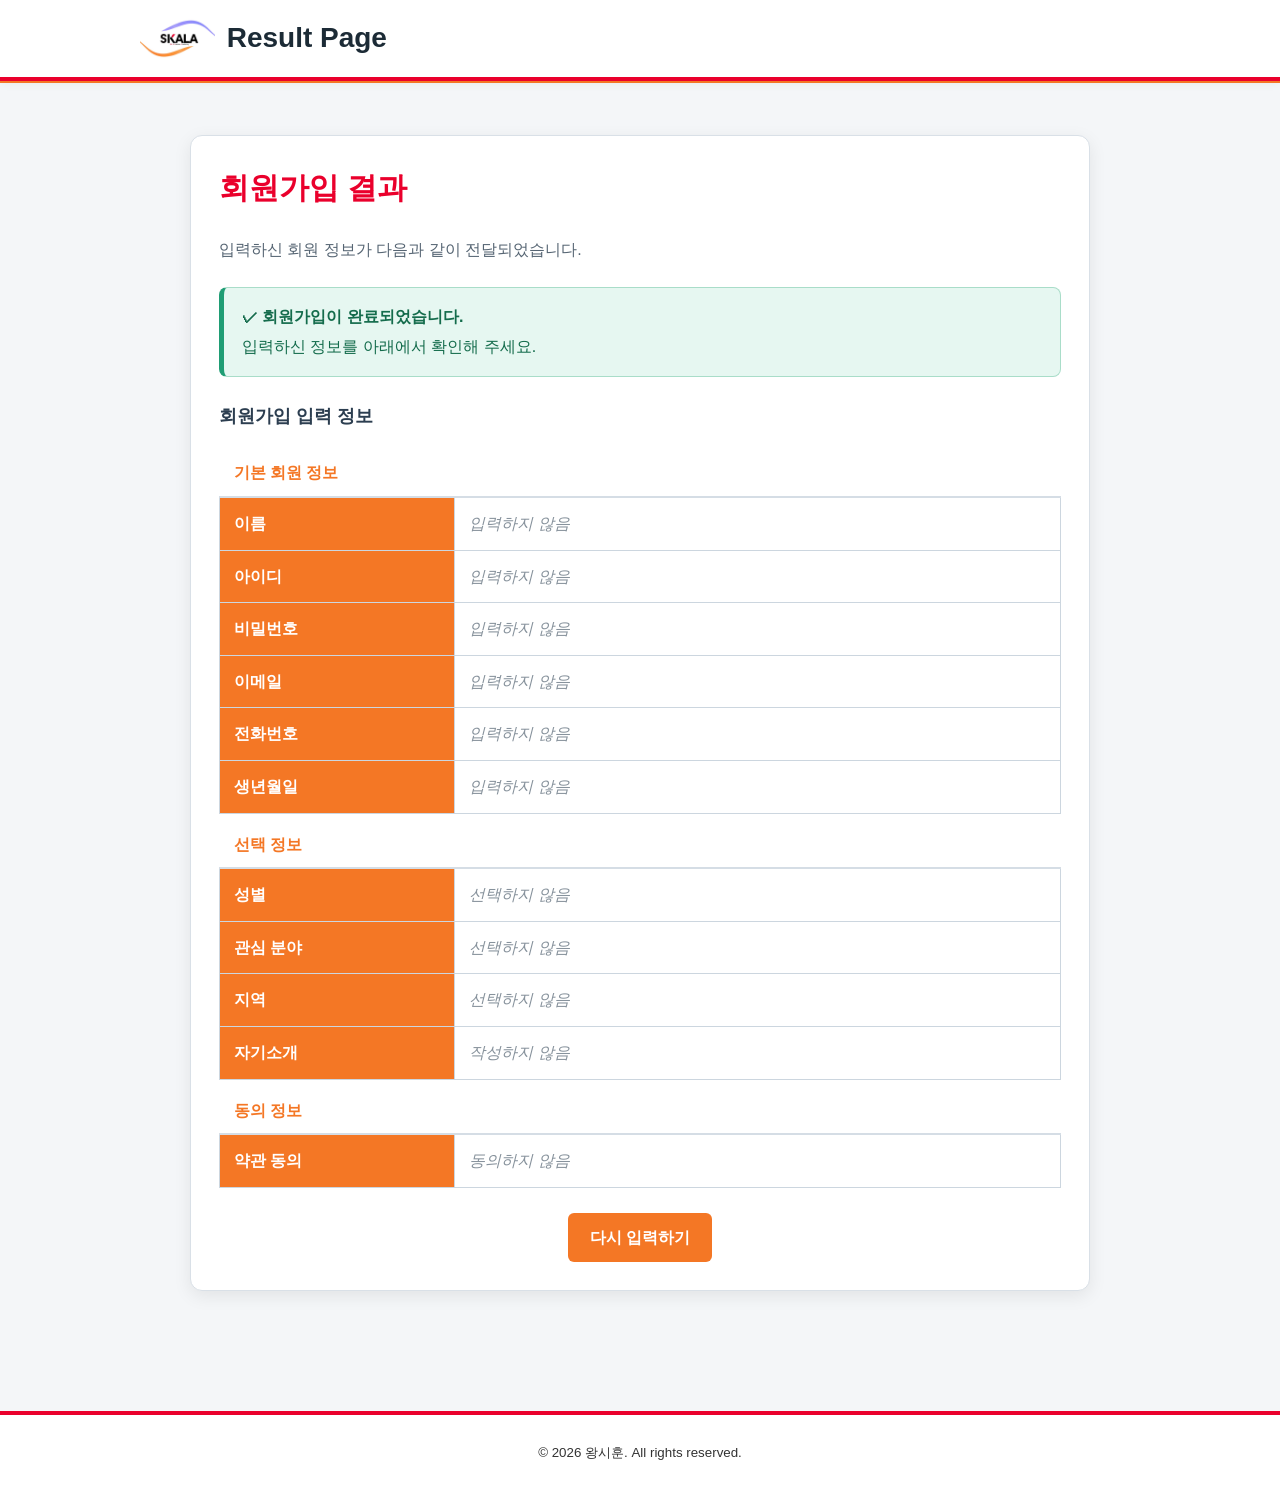
<file: Individual_Project/Day1_HTML_CSS/01_Signup_Result_Page/result.html>
<!doctype html>
<html lang="ko">
  <head>
    <meta charset="UTF-8" />
    <meta name="viewport" content="width=device-width, initial-scale=1.0" />
    <title>Result Page</title>
    <link rel="stylesheet" href="signup.css" />
    <script src="result.js" defer></script>
  </head>

  <body>
    <header class="site-header">
      <div class="header-inner">
        <div class="logo-area">
          <img src="./media/skala-logo.jpg" alt="SKALA 로고" />
        </div>
        <h1>Result Page</h1>
      </div>
    </header>

    <main class="page-container result-page">
      <section class="result-card">
        <h2>회원가입 결과</h2>
        <p class="result-message">입력하신 회원 정보가 다음과 같이 전달되었습니다.</p>

        <div class="completion-message">
          <strong>✓ 회원가입이 완료되었습니다.</strong>
          <p>입력하신 정보를 아래에서 확인해 주세요.</p>
        </div>

        <!-- 과제 조건대로 전달된 값을 표(table)에 보여준다. -->
        <div class="table-wrapper">
          <table class="result-table">
            <caption>회원가입 입력 정보</caption>
            <tbody>
              <tr class="table-section-title">
                <th colspan="2">기본 회원 정보</th>
              </tr>
              <tr><th scope="row">이름</th><td id="result-name">불러오는 중...</td></tr>
              <tr><th scope="row">아이디</th><td id="result-id">불러오는 중...</td></tr>
              <tr><th scope="row">비밀번호</th><td id="result-password">불러오는 중...</td></tr>
              <tr><th scope="row">이메일</th><td id="result-email">불러오는 중...</td></tr>
              <tr><th scope="row">전화번호</th><td id="result-tel">불러오는 중...</td></tr>
              <tr><th scope="row">생년월일</th><td id="result-birth">불러오는 중...</td></tr>

              <!-- 관심 분야처럼 여러 개 고른 값은 JS에서 getAll로 처리 -->
              <tr class="table-section-title">
                <th colspan="2">선택 정보</th>
              </tr>
              <tr><th scope="row">성별</th><td id="result-gender">불러오는 중...</td></tr>
              <tr><th scope="row">관심 분야</th><td id="result-interest">불러오는 중...</td></tr>
              <tr><th scope="row">지역</th><td id="result-region">불러오는 중...</td></tr>
              <tr><th scope="row">자기소개</th><td id="result-introduction">불러오는 중...</td></tr>

              <tr class="table-section-title">
                <th colspan="2">동의 정보</th>
              </tr>
              <tr><th scope="row">약관 동의</th><td id="result-terms">불러오는 중...</td></tr>
            </tbody>
          </table>
        </div>

        <!-- 다시 입력하고 싶을 때 원래 페이지로 돌아가기 -->
        <div class="button-group">
          <a href="./signup.html" class="btn btn-primary">다시 입력하기</a>
        </div>
      </section>
    </main>

    <footer class="site-footer">
      <p><small>© 2026 왕시훈. All rights reserved.</small></p>
    </footer>
  </body>
</html>
</file>
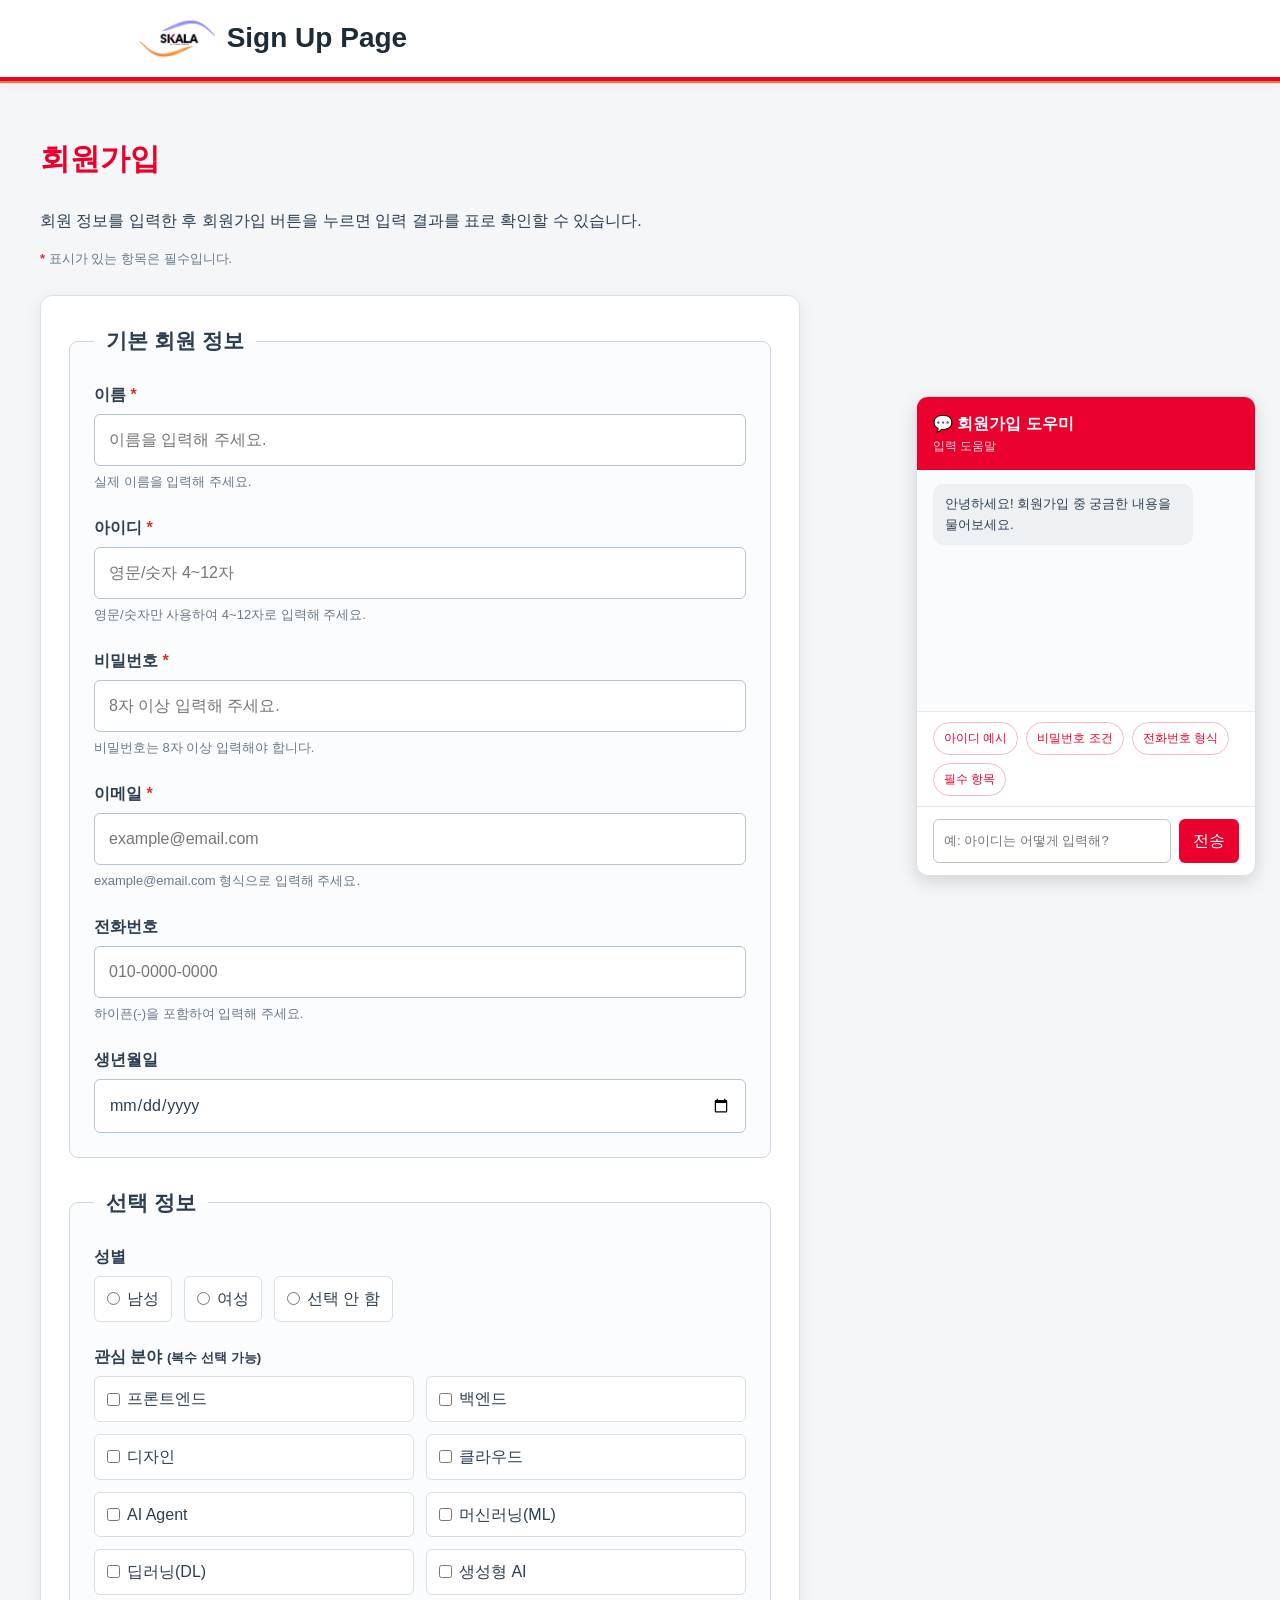
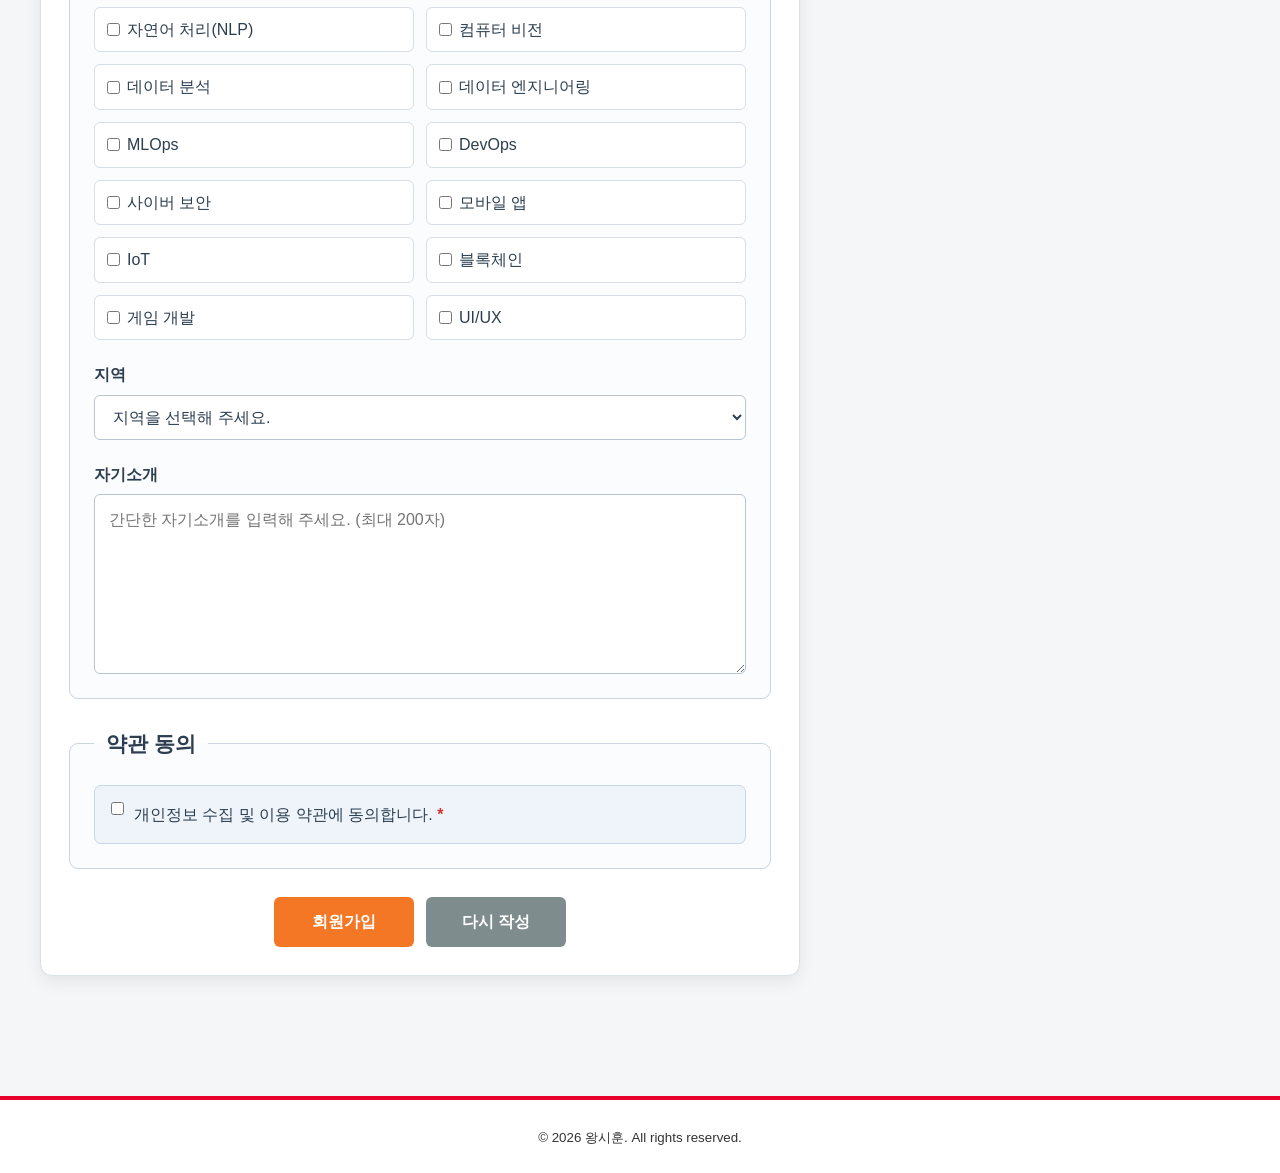
<file: Individual_Project/Day1_HTML_CSS/01_Signup_Result_Page/signup.html>
<!doctype html>
<html lang="ko">
  <head>
    <meta charset="UTF-8" />
    <meta name="viewport" content="width=device-width, initial-scale=1.0" />
    <title>Sign Up Page</title>
    <link rel="stylesheet" href="signup.css" />
    <script src="validation.js" defer></script>
  </head>

  <body class="signup-page">
    <header class="site-header">
      <div class="header-inner">
        <div class="logo-area">
          <img src="./media/skala-logo.jpg" alt="SKALA 로고" />
        </div>
        <h1>Sign Up Page</h1>
      </div>
    </header>

    <main class="page-container">
      <section class="intro-section">
        <h2>회원가입</h2>
        <p>회원 정보를 입력한 후 회원가입 버튼을 누르면 입력 결과를 표로 확인할 수 있습니다.</p>
        <p class="required-guide"><span class="required-mark">*</span> 표시가 있는 항목은 필수입니다.</p>
      </section>

      <!-- GET 방식으로 보내고 result.html에서 주소값을 읽어서 보여준다. -->
      <form action="result.html" method="get" class="signup-form">
        <!-- PPT 조건: fieldset / legend로 관련 항목 묶기 -->
        <fieldset>
          <legend>기본 회원 정보</legend>

          <!-- 이름, 아이디, 비밀번호, 이메일은 필수라 required를 넣었다. -->
          <div class="form-group">
            <label for="userName">이름 <span class="required-mark">*</span></label>
            <input type="text" id="userName" name="userName" placeholder="이름을 입력해 주세요." maxlength="20" required />
            <small class="help-text">실제 이름을 입력해 주세요.</small>
          </div>

          <div class="form-group">
            <label for="userId">아이디 <span class="required-mark">*</span></label>
            <input
              type="text"
              id="userId"
              name="userId"
              placeholder="영문/숫자 4~12자"
              pattern="[A-Za-z0-9]{4,12}"
              minlength="4"
              maxlength="12"
              title="영문/숫자를 사용하여 4~12자로 입력해 주세요."
              required
            />
            <small class="help-text">영문/숫자만 사용하여 4~12자로 입력해 주세요.</small>
          </div>

          <div class="form-group">
            <label for="userPassword">비밀번호 <span class="required-mark">*</span></label>
            <input
              type="password"
              id="userPassword"
              name="userPassword"
              placeholder="8자 이상 입력해 주세요."
              minlength="8"
              maxlength="30"
              title="비밀번호를 8자 이상 입력해 주세요."
              required
            />
            <small class="help-text">비밀번호는 8자 이상 입력해야 합니다.</small>
          </div>

          <div class="form-group">
            <label for="userEmail">이메일 <span class="required-mark">*</span></label>
            <input type="email" id="userEmail" name="userEmail" placeholder="example@email.com" maxlength="50" required />
            <small class="help-text">example@email.com 형식으로 입력해 주세요.</small>
          </div>

          <div class="form-group">
            <label for="userTel">전화번호</label>
            <input
              type="tel"
              id="userTel"
              name="userTel"
              placeholder="010-0000-0000"
              pattern="010-[0-9]{4}-[0-9]{4}"
              title="010-0000-0000 형식으로 입력해 주세요."
            />
            <small class="help-text">하이픈(-)을 포함하여 입력해 주세요.</small>
          </div>

          <div class="form-group">
            <label for="userBirth">생년월일</label>
            <input type="date" id="userBirth" name="userBirth" min="1900-01-01" />
          </div>
        </fieldset>

        <fieldset>
          <legend>선택 정보</legend>

          <!-- radio는 하나만 선택, checkbox는 여러 개 선택 가능 -->

          <div class="form-group">
            <span class="group-label">성별</span>
            <div class="choice-group">
              <label class="choice-item"><input type="radio" name="gender" value="남성" /> 남성</label>
              <label class="choice-item"><input type="radio" name="gender" value="여성" /> 여성</label>
              <label class="choice-item"><input type="radio" name="gender" value="선택 안 함" /> 선택 안 함</label>
            </div>
          </div>

          <div class="form-group">
            <span class="group-label">관심 분야 <small>(복수 선택 가능)</small></span>
            <!-- 같은 name을 써야 result.js에서 getAll로 한꺼번에 받을 수 있다. -->
            <div class="choice-group interest-list">
              <label class="choice-item"><input type="checkbox" name="interest" value="프론트엔드" /> 프론트엔드</label>
              <label class="choice-item"><input type="checkbox" name="interest" value="백엔드" /> 백엔드</label>
              <label class="choice-item"><input type="checkbox" name="interest" value="디자인" /> 디자인</label>
              <label class="choice-item"><input type="checkbox" name="interest" value="클라우드" /> 클라우드</label>
              <label class="choice-item"><input type="checkbox" name="interest" value="AI Agent" /> AI Agent</label>
              <label class="choice-item"><input type="checkbox" name="interest" value="머신러닝(ML)" /> 머신러닝(ML)</label>
              <label class="choice-item"><input type="checkbox" name="interest" value="딥러닝(DL)" /> 딥러닝(DL)</label>
              <label class="choice-item"><input type="checkbox" name="interest" value="생성형 AI" /> 생성형 AI</label>
              <label class="choice-item"><input type="checkbox" name="interest" value="자연어 처리(NLP)" /> 자연어 처리(NLP)</label>
              <label class="choice-item"><input type="checkbox" name="interest" value="컴퓨터 비전" /> 컴퓨터 비전</label>
              <label class="choice-item"><input type="checkbox" name="interest" value="데이터 분석" /> 데이터 분석</label>
              <label class="choice-item"><input type="checkbox" name="interest" value="데이터 엔지니어링" /> 데이터 엔지니어링</label>
              <label class="choice-item"><input type="checkbox" name="interest" value="MLOps" /> MLOps</label>
              <label class="choice-item"><input type="checkbox" name="interest" value="DevOps" /> DevOps</label>
              <label class="choice-item"><input type="checkbox" name="interest" value="사이버 보안" /> 사이버 보안</label>
              <label class="choice-item"><input type="checkbox" name="interest" value="모바일 앱" /> 모바일 앱</label>
              <label class="choice-item"><input type="checkbox" name="interest" value="IoT" /> IoT</label>
              <label class="choice-item"><input type="checkbox" name="interest" value="블록체인" /> 블록체인</label>
              <label class="choice-item"><input type="checkbox" name="interest" value="게임 개발" /> 게임 개발</label>
              <label class="choice-item"><input type="checkbox" name="interest" value="UI/UX" /> UI/UX</label>
            </div>
          </div>

          <div class="form-group">
            <label for="region">지역</label>
            <select id="region" name="region">
              <option value="">지역을 선택해 주세요.</option>
              <option value="서울특별시">서울특별시</option>
              <option value="부산광역시">부산광역시</option>
              <option value="대구광역시">대구광역시</option>
              <option value="인천광역시">인천광역시</option>
              <option value="광주광역시">광주광역시</option>
              <option value="대전광역시">대전광역시</option>
              <option value="울산광역시">울산광역시</option>
              <option value="제주특별자치도">제주특별자치도</option>
            </select>
          </div>

          <div class="form-group">
            <label for="introduction">자기소개</label>
            <textarea
              id="introduction"
              name="introduction"
              rows="6"
              maxlength="200"
              placeholder="간단한 자기소개를 입력해 주세요. (최대 200자)"
            ></textarea>
          </div>
        </fieldset>

        <fieldset>
          <legend>약관 동의</legend>
          <!-- 이것도 required라 체크하지 않으면 제출되지 않는다. -->
          <label class="terms-box">
            <input type="checkbox" id="termsAgreement" name="termsAgreement" value="동의함" required />
            <span>개인정보 수집 및 이용 약관에 동의합니다. <span class="required-mark">*</span></span>
          </label>
        </fieldset>

        <div class="button-group">
          <button type="submit" class="btn btn-primary">회원가입</button>
          <button type="reset" class="btn btn-secondary">다시 작성</button>
        </div>
      </form>
    </main>

    <footer class="site-footer">
      <p><small>© 2026 왕시훈. All rights reserved.</small></p>
    </footer>

    <!-- 수업 예제에서 조금 더 해본 부분: 입력 방법을 알려주는 간단한 도우미 -->
    <aside id="signup-helper" class="signup-helper" aria-labelledby="helper-title">
      <div class="helper-header">
        <div>
          <strong id="helper-title">💬 회원가입 도우미</strong>
          <span class="helper-status">입력 도움말</span>
        </div>
      </div>

      <div id="helper-messages" class="helper-messages" aria-live="polite">
        <div class="helper-message bot-message">안녕하세요! 회원가입 중 궁금한 내용을 물어보세요.</div>
      </div>

      <div class="helper-quick-questions">
        <button type="button" data-question="아이디 예시">아이디 예시</button>
        <button type="button" data-question="비밀번호 조건">비밀번호 조건</button>
        <button type="button" data-question="전화번호 형식">전화번호 형식</button>
        <button type="button" data-question="필수 항목">필수 항목</button>
      </div>

      <!-- 회원가입 form 안에 form을 넣으면 안 돼서 바깥쪽에 따로 둠 -->
      <form id="helper-form" class="helper-form">
        <label for="helper-input" class="visually-hidden">회원가입 도움 질문</label>
        <input type="text" id="helper-input" placeholder="예: 아이디는 어떻게 입력해?" autocomplete="off" />
        <button type="submit">전송</button>
      </form>
    </aside>

    <script src="signupHelper.js"></script>
  </body>
</html>
</file>
<file: Individual_Project/Day2_CSS_JS/01_Responsive_Product_Card_Gallery/style.css>
/* 종합실습 3: 반응형 ANC 헤드폰 갤러리 */

/* 기본 색상 */
:root {
    --color-background: #f4f6fb;
    --color-surface: #ffffff;
    --color-surface-soft: #eef2ff;
    --color-image-background: #f8fafc;
    --color-text: #172033;
    --color-text-muted: #64708a;
    --color-heading: var(--color-text);
    --color-strong: #3730a3;
    --color-primary: #4f46e5;
    --color-primary-rgb: 79, 70, 229;
    --color-primary-hover: #3730a3;
    --color-on-primary: #ffffff;
    --color-on-hero: #ffffff;
    --color-border: #dfe4ee;
    --color-header: rgba(255, 255, 255, 0.92);
    --color-badge: #ef4444;
    --color-badge-text: #ffffff;
    --color-tag: #e0e7ff;
    --color-tag-text: #3730a3;
    --color-hero-start: #172554;
    --color-hero-end: #4f46e5;
    --color-hero-glow-1: rgba(139, 92, 246, 0.35);
    --color-hero-glow-2: rgba(59, 130, 246, 0.3);
    --color-shadow: rgba(23, 32, 51, 0.10);
    --color-shadow-hover: rgba(23, 32, 51, 0.22);

    --color-wave-noise: #f43f5e;
    --color-wave-anti: #3b82f6;
    --color-wave-result: #8b5cf6;

    --shadow-card: 0 8px 24px var(--color-shadow);
    --shadow-card-hover: 0 18px 38px var(--color-shadow-hover);

    --radius-small: 8px;
    --radius-medium: 14px;
    --radius-large: 24px;

    --content-width: 1180px;
    --transition-fast: 0.2s ease;
    --transition-normal: 0.3s ease;
}

/* 다크모드 색상 */
body.dark {
    --color-background: #0b1020;
    --color-surface: #121a2b;
    --color-surface-soft: #1a2540;
    --color-image-background: #e8edf5;
    --color-text: #cbd5e1;
    --color-text-muted: #94a3b8;
    --color-heading: #ffffff;
    --color-strong: var(--color-primary);
    --color-primary: #a5b4fc;
    --color-primary-rgb: 165, 180, 252;
    --color-primary-hover: #c7d2fe;
    --color-on-primary: #111827;
    --color-on-hero: #ffffff;
    --color-border: #2c3954;
    --color-header: rgba(15, 23, 42, 0.92);
    --color-badge: #fb7185;
    --color-badge-text: #111827;
    --color-tag: #312e81;
    --color-tag-text: #e0e7ff;
    --color-hero-start: #020617;
    --color-hero-end: #312e81;
    --color-hero-glow-1: rgba(139, 92, 246, 0.45);
    --color-hero-glow-2: rgba(59, 130, 246, 0.4);
    --color-shadow: rgba(0, 0, 0, 0.28);
    --color-shadow-hover: rgba(0, 0, 0, 0.48);

    --color-wave-noise: #fb7185;
    --color-wave-anti: #60a5fa;
    --color-wave-result: #c4b5fd;
}

/* 기본 설정 */
* {
    box-sizing: border-box;
}

html {
    scroll-behavior: smooth;
}

body {
    margin: 0;
    min-width: 320px;
    font-family: Arial, "Apple SD Gothic Neo", "Malgun Gothic", sans-serif;
    line-height: 1.65;
    color: var(--color-text);
    background-color: var(--color-background);
    transition:
        color var(--transition-normal),
        background-color var(--transition-normal);
}

img {
    display: block;
    max-width: 100%;
}

/* 다크모드 가독성 개선: 제목/본문/보조 문구/강조 문구를 역할별 변수로 구분해 전체가 흰색으로 뭉치지 않게 합니다. */
h1,
h2,
h3,
.product-name {
    color: var(--color-heading);
}

p {
    color: var(--color-text);
}

strong {
    color: var(--color-strong);
    font-weight: 800;
}

a {
    color: inherit;
    text-decoration: none;
}

button,
a {
    font: inherit;
}

button {
    cursor: pointer;
}

.header-inner,
.hero-inner,
.section-inner {
    width: min(100% - 40px, var(--content-width));
    margin: 0 auto;
}

/* 상단바 */
.site-header {
    position: sticky;
    top: 0;
    z-index: 100;
    border-bottom: 1px solid var(--color-border);
    background-color: var(--color-header);
    backdrop-filter: blur(12px);
    transition:
        border-color var(--transition-normal),
        background-color var(--transition-normal);
}

.header-inner {
    display: flex;
    align-items: center;
    justify-content: space-between;
    min-height: 72px;
    gap: 22px;
}

.site-logo {
    flex-shrink: 0;
    color: var(--color-primary);
    font-size: 1.18rem;
    font-weight: 900;
    letter-spacing: -0.035em;
}

.main-nav {
    margin-left: auto;
}

.main-menu {
    display: flex;
    align-items: center;
    gap: 8px;
    margin: 0;
    padding: 0;
    list-style: none;
}

.main-menu a {
    display: block;
    padding: 9px 12px;
    border-radius: var(--radius-small);
    color: var(--color-text-muted);
    font-weight: 700;
    transition:
        color var(--transition-fast),
        background-color var(--transition-fast);
}

.main-menu a:hover,
.main-menu a:focus-visible {
    color: var(--color-primary);
    background-color: var(--color-surface-soft);
}

.theme-button {
    flex-shrink: 0;
    padding: 9px 14px;
    border: 1px solid var(--color-border);
    border-radius: 999px;
    color: var(--color-text);
    background-color: var(--color-surface);
    font-weight: 800;
    transition:
        transform var(--transition-fast),
        color var(--transition-normal),
        border-color var(--transition-normal),
        background-color var(--transition-normal);
}

.theme-button:hover {
    transform: translateY(-2px);
}

.theme-button:focus-visible,
.product-button:focus-visible,
.hero-link:focus-visible,
.main-menu a:focus-visible,
.source-item a:focus-visible,
.product-image-link:focus-visible,
.product-name a:focus-visible,
.spec-chip:focus-visible,
.term-link:focus-visible,
.glossary-source a:focus-visible,
.anc-guide-subtitle a:focus-visible {
    outline: 3px solid var(--color-primary);
    outline-offset: 3px;
}

/* 히어로 */
.hero-section {
    position: relative;
    overflow: hidden;
    color: var(--color-on-hero);
    background:
        radial-gradient(circle at 16% 20%, var(--color-hero-glow-1), transparent 55%),
        radial-gradient(circle at 84% 12%, var(--color-hero-glow-2), transparent 50%),
        linear-gradient(135deg, var(--color-hero-start), var(--color-hero-end));
    transition: background-color var(--transition-normal);
}

/* 콘텐츠를 방해하지 않는 얇은 음파 장식. 순수 장식 요소라 스크린 리더에서는 숨깁니다. */
.hero-wave-decor {
    position: absolute;
    inset: 0;
    z-index: 0;
    width: 100%;
    height: 100%;
    opacity: 0.12;
    pointer-events: none;
}

.hero-wave-decor polyline {
    fill: none;
    stroke: var(--color-on-hero);
    stroke-width: 2;
    stroke-linecap: round;
    stroke-linejoin: round;
}

.hero-inner {
    position: relative;
    z-index: 1;
    padding: 94px 0 102px;
    text-align: center;
}

.hero-eyebrow {
    margin: 0 0 10px;
    font-size: 0.82rem;
    font-weight: 800;
    letter-spacing: 0.12em;
}

.hero-title {
    margin: 0;
    color: var(--color-on-hero);
    font-size: clamp(2.1rem, 5vw, 4.2rem);
    line-height: 1.15;
    letter-spacing: -0.055em;
    opacity: 0;
    animation: fadeInUp 0.8s ease-out 0.1s forwards;
}

/* 강조 문구 한 곳에만 사용하는 그라데이션 글자. 네온 효과 없이 색 전환만 적용합니다. */
.hero-title-accent {
    background: linear-gradient(90deg, var(--color-wave-anti), var(--color-wave-result));
    background-clip: text;
    -webkit-background-clip: text;
    color: transparent;
    -webkit-text-fill-color: transparent;
}

.hero-description {
    max-width: 720px;
    margin: 22px auto 0;
    font-size: clamp(1rem, 2vw, 1.18rem);
    opacity: 0;
    animation: fadeInUp 0.8s ease-out 0.35s forwards;
}

.hero-link {
    display: inline-block;
    margin-top: 32px;
    padding: 12px 20px;
    border: 1px solid var(--color-on-hero);
    border-radius: 999px;
    color: var(--color-on-hero);
    font-weight: 800;
    transition:
        transform var(--transition-fast),
        background-color var(--transition-fast);
}

.hero-link:hover {
    transform: translateY(-3px);
    background-color: var(--color-primary);
}

@keyframes fadeInUp {
    from {
        opacity: 0;
        transform: translateY(20px);
    }

    to {
        opacity: 1;
        transform: translateY(0);
    }
}

/* ANC 소개 */
.anc-guide {
    padding: 74px 0 20px;
}

.anc-guide-inner {
    display: grid;
    grid-template-columns: minmax(220px, 0.8fr) minmax(0, 1.5fr);
    gap: 36px;
    align-items: start;
    padding: 34px;
    border: 1px solid var(--color-border);
    border-radius: var(--radius-large);
    background-color: var(--color-surface);
    box-shadow: var(--shadow-card);
    transition:
        border-color var(--transition-normal),
        background-color var(--transition-normal);
}

.anc-guide-heading h2 {
    margin: 4px 0 0;
    font-size: clamp(1.55rem, 3vw, 2.2rem);
    line-height: 1.3;
    letter-spacing: -0.04em;
}

.anc-guide-subtitle {
    color: var(--color-text-muted);
    font-size: 0.5em;
    font-weight: 700;
    letter-spacing: -0.01em;
}

.anc-guide-subtitle a {
    color: var(--color-primary);
    text-decoration: underline;
    text-underline-offset: 3px;
}

.anc-guide-subtitle a:hover {
    color: var(--color-primary-hover);
}

.anc-definition {
    padding: 22px 24px;
    border-left: 5px solid var(--color-primary);
    border-radius: var(--radius-medium);
    background-color: var(--color-surface-soft);
}

.anc-definition p {
    margin: 0;
}

.anc-definition p + p {
    margin-top: 12px;
}

/* 상품 카드 */
.product-section,
.tech-note-section,
.glossary-section,
.source-section {
    padding: 82px 0;
}

.section-heading {
    display: flex;
    align-items: flex-end;
    justify-content: space-between;
    gap: 20px;
    margin-bottom: 30px;
}

.section-kicker {
    margin: 0;
    color: var(--color-primary);
    font-size: 0.8rem;
    font-weight: 900;
    letter-spacing: 0.13em;
}

.section-heading h2 {
    margin: 4px 0 0;
    font-size: clamp(1.8rem, 4vw, 2.7rem);
    line-height: 1.2;
    letter-spacing: -0.045em;
}

.product-count {
    margin: 0;
    color: var(--color-text-muted);
    font-weight: 800;
}

/* 기본 화면에서 상품 카드 6개를 3열로 배치합니다. */
.product-grid {
    display: grid;
    grid-template-columns: repeat(3, 1fr);
    gap: 24px;
}

/* 카드 높이를 맞추기 위해 product-card를 flex column으로 구성합니다. */
.product-card {
    position: relative;
    isolation: isolate;
    display: flex;
    flex-direction: column;
    border: 1px solid var(--color-border);
    border-radius: var(--radius-medium);
    background-color: var(--color-surface);
    box-shadow: var(--shadow-card);
    transition:
        transform var(--transition-normal),
        box-shadow var(--transition-normal),
        border-color var(--transition-normal),
        background-color var(--transition-normal);
}

/* hover 시 위로 이동하고 그림자가 진해집니다. z-index를 함께 올려 인접 카드 위로 자연스럽게 겹치도록 합니다. */
.product-card:hover {
    z-index: 50;
    transform: translateY(-9px);
    border-color: var(--color-primary);
    box-shadow: var(--shadow-card-hover);
}

/* 둥근 이미지 영역만 잘라 배지가 가려지지 않게 한다. */
.product-image-wrap {
    position: relative;
    flex-shrink: 0;
    aspect-ratio: 4 / 3;
    overflow: hidden;
    border-radius: var(--radius-medium) var(--radius-medium) 0 0;
    background-color: var(--color-image-background);
}

.product-image-link {
    position: relative;
    z-index: 1;
    display: block;
    width: 100%;
    height: 100%;
}

.product-image {
    width: 100%;
    height: 100%;
    padding: 20px;
    object-fit: contain;
    transition: transform var(--transition-normal);
}

.product-card:hover .product-image {
    transform: scale(1.035);
}

/* PPT의 작은 배지 모양과 위치를 유지하고 문구만 제품에 맞게 작성합니다. */
.product-badge {
    position: absolute;
    z-index: 30;
    top: 14px;
    left: 14px;
    padding: 6px 10px;
    border-radius: 999px;
    color: var(--color-badge-text);
    background-color: var(--color-badge);
    font-size: 0.72rem;
    font-weight: 900;
    letter-spacing: 0.02em;
    white-space: nowrap;
}

/* 카드 하단 영역을 margin-top:auto로 바닥에 고정하기 위한 flex column */
.product-card-body {
    display: flex;
    flex: 1;
    flex-direction: column;
    padding: 24px;
}

.product-category {
    margin: 0;
    color: var(--color-primary);
    font-size: 0.76rem;
    font-weight: 900;
    letter-spacing: 0.12em;
}

.product-name {
    margin: 6px 0 12px;
    font-size: 1.38rem;
    line-height: 1.3;
    letter-spacing: -0.035em;
}

.product-name a:hover {
    color: var(--color-primary);
}

.product-description {
    margin: 0;
    color: var(--color-text);
    font-size: 0.96rem;
}

/* 공통 사양 목록: 공식 정가, 출시, 무게, 배터리, 연결 */
.product-specs {
    display: grid;
    grid-template-columns: repeat(2, 1fr);
    gap: 10px 14px;
    margin: 16px 0 18px;
    padding: 14px 16px;
    border: 1px solid var(--color-border);
    border-radius: var(--radius-medium);
    background-color: var(--color-surface-soft);
}

.product-specs > div {
    display: flex;
    flex-direction: column;
    gap: 2px;
}

.product-specs > div:last-child {
    grid-column: 1 / -1;
}

.product-specs dt {
    margin: 0;
    color: var(--color-text-muted);
    font-size: 0.7rem;
    font-weight: 800;
    letter-spacing: 0.04em;
}

.product-specs dd {
    margin: 0;
    color: var(--color-strong);
    font-size: 0.85rem;
    font-weight: 800;
}

/* 마이크 수와 제조사 고유 기술은 클릭 가능한 기술 칩(spec-chip)으로 표시하고 용어 안내로 연결합니다. */
.feature-tags {
    display: flex;
    flex-wrap: wrap;
    gap: 7px;
    margin: 0 0 20px;
    padding: 0;
    list-style: none;
}

.spec-chip {
    display: inline-block;
    padding: 5px 9px;
    border-radius: 999px;
    color: var(--color-tag-text);
    background-color: var(--color-tag);
    font-size: 0.72rem;
    font-weight: 900;
    text-decoration: none;
    cursor: pointer;
    transition:
        transform var(--transition-fast),
        color var(--transition-fast),
        background-color var(--transition-fast),
        box-shadow var(--transition-fast);
}

.spec-chip:hover {
    transform: translateY(-2px);
    color: var(--color-on-primary);
    background-color: var(--color-primary);
    box-shadow: 0 5px 12px rgba(var(--color-primary-rgb), 0.2);
}

/* 설명 속 기술 용어 링크 */
.term-link {
    color: var(--color-primary);
    font-weight: 700;
    text-decoration-line: underline;
    text-decoration-thickness: 2px;
    text-underline-offset: 4px;
    text-decoration-color: currentColor;
    cursor: pointer;
    transition:
        color var(--transition-fast),
        background-color var(--transition-fast);
}

.term-link:visited {
    color: var(--color-primary);
}

.term-link:hover {
    color: var(--color-primary-hover);
    background-color: var(--color-surface-soft);
}

.term-link:focus-visible {
    border-radius: 3px;
}

/* 카드 하단 한 줄 정렬을 Flexbox로, margin-top:auto로 바닥에 고정합니다. */
.product-card-footer {
    display: flex;
    align-items: center;
    gap: 12px;
    margin-top: auto;
    padding-top: 18px;
    border-top: 1px solid var(--color-border);
}

/* 버튼을 오른쪽 끝으로 밀기 위해 margin-left:auto 사용 */
.product-button {
    margin-left: auto;
    padding: 9px 12px;
    border-radius: var(--radius-small);
    color: var(--color-on-primary);
    background-color: var(--color-primary);
    font-size: 0.82rem;
    font-weight: 900;
    white-space: nowrap;
    transition:
        transform var(--transition-fast),
        background-color var(--transition-fast);
}

.product-button:hover {
    transform: translateY(-2px);
    background-color: var(--color-primary-hover);
}

/* 외부 공식 사이트로 이동한다는 것을 보여주는 화살표입니다. */
.product-button::after {
    content: " ↗";
}

/* ANC 기술 노트 */
.tech-note-section {
    background-color: var(--color-surface-soft);
    transition: background-color var(--transition-normal);
}

.tech-note-heading {
    margin-bottom: 30px;
}

.tech-note-heading h2 {
    margin: 4px 0 0;
    font-size: clamp(1.8rem, 4vw, 2.7rem);
    line-height: 1.2;
    letter-spacing: -0.045em;
}

.tech-note-subtitle {
    margin: 6px 0 0;
    color: var(--color-text-muted);
    font-weight: 700;
    letter-spacing: 0.02em;
}

/* 논문 초록 형식을 참고한 ABSTRACT / KEYWORDS 블록 */
.tech-abstract {
    padding: 24px 26px;
    border: 1px solid var(--color-border);
    border-left: 5px solid var(--color-primary);
    border-radius: var(--radius-medium);
    background-color: var(--color-surface);
}

.tech-abstract-row + .tech-abstract-row {
    margin-top: 14px;
    padding-top: 14px;
    border-top: 1px solid var(--color-border);
}

.tech-abstract-label {
    display: block;
    margin-bottom: 6px;
    color: var(--color-primary);
    font-size: 0.76rem;
    font-weight: 900;
    letter-spacing: 0.14em;
}

.tech-abstract p {
    margin: 0;
    color: var(--color-text-muted);
}

.tech-keywords {
    font-weight: 700;
    color: var(--color-text) !important;
}

/* 4단계 작동 원리: 큰 화면 4열 / 900px 이하 2열 / 600px 이하 1열 */
.tech-steps {
    display: grid;
    grid-template-columns: repeat(4, 1fr);
    gap: 16px;
    margin: 28px 0 0;
    padding: 0;
    list-style: none;
}

.tech-step {
    padding: 22px 18px;
    border: 1px solid var(--color-border);
    border-radius: var(--radius-medium);
    background-color: var(--color-surface);
    opacity: 0;
    animation: techStepIn 0.6s ease-out forwards;
}

.tech-step:nth-child(1) { animation-delay: 0.05s; }
.tech-step:nth-child(2) { animation-delay: 0.15s; }
.tech-step:nth-child(3) { animation-delay: 0.25s; }
.tech-step:nth-child(4) { animation-delay: 0.35s; }

@keyframes techStepIn {
    from {
        opacity: 0;
        transform: translateY(14px);
    }

    to {
        opacity: 1;
        transform: translateY(0);
    }
}

.tech-step-icon {
    display: block;
    margin-bottom: 10px;
    font-size: 1.6rem;
}

.tech-step-title {
    margin: 0 0 6px;
    font-size: 1.02rem;
}

.tech-step-desc {
    margin: 0;
    color: var(--color-text-muted);
    font-size: 0.88rem;
}

/* 직접 제작한 SVG 파형 다이어그램 */
.tech-diagram {
    margin-top: 28px;
    padding: 24px 26px;
    border: 1px solid var(--color-border);
    border-radius: var(--radius-medium);
    background-color: var(--color-surface);
}

.tech-diagram-caption {
    margin: 0 0 14px;
    color: var(--color-text-muted);
    font-size: 0.86rem;
}

.tech-diagram-svg {
    display: block;
    width: 100%;
    height: auto;
}

.tech-wave-baseline {
    stroke: var(--color-border);
    stroke-width: 1;
    stroke-dasharray: 4 5;
}

.tech-wave {
    fill: none;
    stroke-width: 3;
    stroke-linecap: round;
    stroke-linejoin: round;
}

.tech-wave-noise {
    stroke: var(--color-wave-noise);
    animation: waveDrift 4.5s ease-in-out infinite alternate;
}

.tech-wave-anti {
    stroke: var(--color-wave-anti);
    animation: waveDrift 4.5s ease-in-out infinite alternate-reverse;
}

.tech-wave-result {
    stroke: var(--color-wave-result);
    animation: waveDrift 3.5s ease-in-out infinite alternate;
}

@keyframes waveDrift {
    from {
        transform: translateX(-4px);
    }

    to {
        transform: translateX(4px);
    }
}

.tech-diagram-legend {
    display: flex;
    flex-wrap: wrap;
    gap: 10px 22px;
    margin: 18px 0 0;
    padding: 0;
    list-style: none;
    color: var(--color-text-muted);
    font-size: 0.86rem;
}

.tech-diagram-legend li {
    display: flex;
    align-items: center;
    gap: 8px;
}

.tech-diagram-legend code {
    padding: 1px 6px;
    border-radius: var(--radius-small);
    background-color: var(--color-surface-soft);
    color: var(--color-text);
    font-size: 0.84rem;
}

.tech-legend-swatch {
    display: inline-block;
    width: 14px;
    height: 3px;
    border-radius: 999px;
}

.tech-legend-noise {
    background-color: var(--color-wave-noise);
}

.tech-legend-anti {
    background-color: var(--color-wave-anti);
}

.tech-legend-result {
    background-color: var(--color-wave-result);
}

/* ANC/PNC는 순위표가 아니라 개념 설명 두 칸으로만 구성합니다. */
.tech-compare {
    display: grid;
    grid-template-columns: repeat(2, 1fr);
    gap: 16px;
    margin-top: 28px;
}

.tech-compare-item {
    padding: 20px 22px;
    border: 1px solid var(--color-border);
    border-radius: var(--radius-medium);
    background-color: var(--color-surface);
}

.tech-compare-item p {
    margin: 0;
}

.tech-compare-label {
    margin-bottom: 8px !important;
    color: var(--color-primary);
    font-weight: 900;
    letter-spacing: 0.04em;
}

.tech-compare-item p:last-child {
    color: var(--color-text-muted);
}

.tech-limitations {
    margin-top: 28px;
    padding: 20px 22px;
    border-left: 4px solid var(--color-primary);
    border-radius: var(--radius-medium);
    background-color: var(--color-surface);
}

.tech-limitations-label {
    margin: 0 0 10px;
    color: var(--color-primary);
    font-size: 0.76rem;
    font-weight: 900;
    letter-spacing: 0.14em;
}

.tech-limitations p {
    margin: 0;
    color: var(--color-text-muted);
}

.tech-limitations p + p {
    margin-top: 10px;
}

/* 용어 안내 */
.glossary-intro {
    max-width: 720px;
    margin: 0 0 22px;
    color: var(--color-text-muted);
}

.glossary-list {
    display: grid;
    grid-template-columns: repeat(2, 1fr);
    gap: 14px;
    margin: 0 0 26px;
    padding: 0;
    list-style: none;
}

.glossary-item {
    padding: 18px;
    border: 1px solid var(--color-border);
    border-radius: var(--radius-medium);
    background-color: var(--color-surface);
    scroll-margin-top: 120px;
    transition:
        border-color var(--transition-normal),
        background-color var(--transition-normal);
}

/* 선택한 용어 카드 강조 */
.glossary-item.term-highlight {
    border-color: var(--color-primary);
    background-color: var(--color-surface-soft);
    animation: glossaryAttention 0.8s ease;
}

@keyframes glossaryAttention {
    0% {
        transform: translateX(0);
        box-shadow: 0 0 0 0 rgba(var(--color-primary-rgb), 0);
    }

    20% {
        transform: translateX(-6px);
    }

    40% {
        transform: translateX(6px);
        box-shadow: 0 0 0 5px rgba(var(--color-primary-rgb), 0.22);
    }

    60% {
        transform: translateX(-3px);
    }

    80% {
        transform: translateX(3px);
    }

    100% {
        transform: translateX(0);
        box-shadow: 0 0 0 0 rgba(var(--color-primary-rgb), 0);
    }
}

.glossary-item dt {
    margin: 0 0 8px;
    color: var(--color-primary);
    font-size: 1rem;
    font-weight: 900;
}

.glossary-item dd {
    margin: 0;
}

.glossary-item dd p {
    margin: 0;
    color: var(--color-text);
    font-size: 0.9rem;
}

.glossary-item dd p + p {
    margin-top: 8px;
}

.glossary-source a {
    color: var(--color-primary);
    font-weight: 800;
    text-decoration: underline;
    text-underline-offset: 3px;
}

.price-notice {
    margin: 22px 0 0;
    padding: 16px 18px;
    border-left: 4px solid var(--color-primary);
    border-radius: var(--radius-medium);
    background-color: var(--color-surface-soft);
    color: var(--color-text-muted);
    font-size: 0.9rem;
}

/* 출처 */
.source-section {
    background-color: var(--color-surface);
    transition: background-color var(--transition-normal);
}

/* 출처 목록은 details/summary로 접어 두어 페이지 정보량을 정리합니다. */
.source-details summary {
    padding: 14px 18px;
    border: 1px solid var(--color-border);
    border-radius: var(--radius-medium);
    background-color: var(--color-surface-soft);
    color: var(--color-heading);
    font-weight: 800;
    cursor: pointer;
}

.source-details summary:hover {
    border-color: var(--color-primary);
}

.source-details summary:focus-visible {
    outline: 3px solid var(--color-primary);
    outline-offset: 3px;
}

.source-details[open] summary {
    margin-bottom: 22px;
    border-bottom-left-radius: 0;
    border-bottom-right-radius: 0;
}

.source-notice,
.copyright-note {
    color: var(--color-text-muted);
}

.source-notice {
    max-width: 900px;
    margin: 0 0 26px;
}

.source-list {
    display: grid;
    grid-template-columns: repeat(2, 1fr);
    gap: 14px;
    margin: 0;
    padding-left: 28px;
}

.source-item {
    padding: 18px;
    border: 1px solid var(--color-border);
    border-radius: var(--radius-medium);
    background-color: var(--color-background);
}

/* ANC 원리 출처처럼 특정 상품과 연결되지 않는 항목은 한 줄 전체를 사용합니다. */
.source-item:last-child {
    grid-column: 1 / -1;
}

.source-item strong {
    display: block;
    margin-bottom: 8px;
}

.source-note {
    margin: 10px 0 0;
    color: var(--color-text-muted);
    font-size: 0.86rem;
}

.source-item span {
    display: flex;
    flex-wrap: wrap;
    gap: 8px 14px;
}

.source-item a {
    color: var(--color-primary);
    font-size: 0.88rem;
    font-weight: 800;
    text-decoration: underline;
    text-underline-offset: 3px;
}

.copyright-note {
    margin: 24px 0 0;
    padding: 16px 18px;
    border-left: 4px solid var(--color-primary);
    background-color: var(--color-surface-soft);
    font-size: 0.9rem;
}

/* 푸터 */
.site-footer {
    padding: 28px 0;
    border-top: 1px solid var(--color-border);
    color: var(--color-text-muted);
    background-color: var(--color-background);
}

.footer-inner {
    display: flex;
    align-items: center;
    justify-content: space-between;
    gap: 18px;
}

.footer-inner p {
    margin: 0;
}

/* ANC 채팅 */
.agent-button {
    position: fixed;
    right: 24px;
    bottom: 24px;
    z-index: 200;
    padding: 12px 18px;
    border: 1px solid var(--color-border);
    border-radius: 999px;
    color: var(--color-on-primary);
    background-color: var(--color-primary);
    box-shadow: var(--shadow-card-hover);
    font-size: 0.9rem;
    font-weight: 800;
    white-space: nowrap;
    transition:
        transform var(--transition-fast),
        background-color var(--transition-fast);
}

.agent-button:hover {
    transform: translateY(-2px);
    background-color: var(--color-primary-hover);
}

/* 화면 오른쪽에 고정되는 채팅 패널 */
.agent-panel {
    position: fixed;
    top: 0;
    right: 0;
    bottom: 0;
    left: auto;
    z-index: 210;
    margin: 0;
    width: min(94vw, 400px);
    max-height: 100vh;
    padding: 0;
    border: none;
    border-left: 1px solid var(--color-border);
    color: var(--color-text);
    background-color: var(--color-surface);
    box-shadow: var(--shadow-card-hover);
    animation: agentPanelIn 0.25s ease-out;
}

@keyframes agentPanelIn {
    from {
        transform: translateX(24px);
        opacity: 0;
    }

    to {
        transform: translateX(0);
        opacity: 1;
    }
}

.agent-panel-header,
.agent-intro,
.agent-loading,
.agent-disclaimer {
    padding: 18px 22px;
}

.agent-panel-header {
    display: flex;
    align-items: flex-start;
    justify-content: space-between;
    gap: 14px;
    border-bottom: 1px solid var(--color-border);
}

.agent-panel-heading h2 {
    margin: 0;
    font-size: 1.15rem;
    line-height: 1.35;
}

.agent-status {
    margin: 4px 0 0;
    color: var(--color-text-muted);
    font-size: 0.8rem;
}

.agent-panel-controls {
    display: flex;
    flex-shrink: 0;
    gap: 8px;
}

.agent-icon-button {
    padding: 6px 12px;
    border: 1px solid var(--color-border);
    border-radius: var(--radius-small);
    color: var(--color-text-muted);
    background-color: transparent;
    font-size: 0.78rem;
    font-weight: 800;
    transition:
        color var(--transition-fast),
        border-color var(--transition-fast);
}

.agent-icon-button:hover {
    color: var(--color-primary);
    border-color: var(--color-primary);
}

.agent-intro h3 {
    margin: 0 0 8px;
    font-size: 1rem;
}

.agent-intro p {
    margin: 0 0 16px;
    color: var(--color-text-muted);
    font-size: 0.88rem;
}

.agent-inline-message {
    margin: 14px 0 0 !important;
    padding: 12px 14px;
    border: 1px solid var(--color-border);
    border-radius: var(--radius-medium);
    background-color: var(--color-surface-soft);
    color: var(--color-text-muted) !important;
    font-size: 0.84rem;
}

.agent-primary-button {
    padding: 10px 18px;
    border: 1px solid var(--color-primary);
    border-radius: var(--radius-small);
    color: var(--color-on-primary);
    background-color: var(--color-primary);
    font-weight: 800;
    transition:
        transform var(--transition-fast),
        background-color var(--transition-fast);
}

.agent-primary-button:hover {
    transform: translateY(-2px);
    background-color: var(--color-primary-hover);
}

.agent-primary-button:disabled {
    transform: none;
    cursor: not-allowed;
    opacity: 0.55;
}

.agent-ghost-button {
    padding: 10px 14px;
    border: 1px solid var(--color-border);
    border-radius: var(--radius-small);
    color: var(--color-text-muted);
    background-color: transparent;
    font-weight: 800;
    transition:
        color var(--transition-fast),
        border-color var(--transition-fast);
}

.agent-ghost-button:hover {
    color: var(--color-primary);
    border-color: var(--color-primary);
}

.agent-loading-title {
    margin: 0 0 12px;
    font-weight: 800;
}

.agent-progress {
    height: 10px;
    border-radius: 999px;
    background-color: var(--color-surface-soft);
    border: 1px solid var(--color-border);
    overflow: hidden;
}

.agent-progress-fill {
    width: 0%;
    height: 100%;
    border-radius: 999px;
    background-color: var(--color-primary);
    transition: width var(--transition-normal);
}

.agent-progress-number {
    margin: 8px 0 0;
    color: var(--color-strong);
    font-weight: 800;
}

.agent-loading-note {
    margin: 10px 0 0;
    color: var(--color-text-muted);
    font-size: 0.84rem;
}

.agent-chat {
    display: flex;
    flex-direction: column;
    height: calc(100vh - 74px);
}

.agent-messages {
    flex: 1;
    overflow-y: auto;
    padding: 18px 22px;
    display: flex;
    flex-direction: column;
    gap: 12px;
}

.agent-message {
    max-width: 88%;
    padding: 10px 14px;
    border-radius: var(--radius-medium);
    font-size: 0.9rem;
    line-height: 1.55;
    animation: agentMessageIn 0.2s ease-out;
}

@keyframes agentMessageIn {
    from {
        opacity: 0;
        transform: translateY(6px);
    }

    to {
        opacity: 1;
        transform: translateY(0);
    }
}

.agent-message-user {
    align-self: flex-end;
    color: var(--color-on-primary);
    background-color: var(--color-primary);
}

.agent-message-ai {
    align-self: flex-start;
    border: 1px solid var(--color-border);
    color: var(--color-text);
    background-color: var(--color-surface-soft);
}

.agent-message-ai p {
    margin: 0;
    color: var(--color-text);
}

.agent-message-loading {
    align-self: flex-start;
    color: var(--color-text-muted);
    font-size: 0.86rem;
    font-style: italic;
}

.agent-message-actions {
    display: flex;
    flex-wrap: wrap;
    gap: 8px;
    margin-top: 10px;
}

.agent-message-action-button {
    padding: 7px 12px;
    border: 1px solid var(--color-border);
    border-radius: 999px;
    color: var(--color-primary);
    background-color: var(--color-surface);
    font-size: 0.8rem;
    font-weight: 800;
    transition:
        transform var(--transition-fast),
        border-color var(--transition-fast);
}

.agent-message-action-button:hover {
    transform: translateY(-2px);
    border-color: var(--color-primary);
}

.agent-suggestions {
    display: flex;
    flex-wrap: wrap;
    gap: 8px;
    padding: 0 22px 14px;
}

.agent-suggestion-button {
    padding: 7px 12px;
    border: 1px solid var(--color-border);
    border-radius: 999px;
    color: var(--color-text-muted);
    background-color: var(--color-surface-soft);
    font-size: 0.8rem;
    font-weight: 700;
    transition:
        color var(--transition-fast),
        border-color var(--transition-fast);
}

.agent-suggestion-button:hover {
    color: var(--color-primary);
    border-color: var(--color-primary);
}

.agent-input-form {
    display: flex;
    flex-direction: column;
    gap: 10px;
    padding: 14px 22px 18px;
    border-top: 1px solid var(--color-border);
}

.agent-input {
    resize: none;
    padding: 10px 12px;
    border: 1px solid var(--color-border);
    border-radius: var(--radius-medium);
    color: var(--color-text);
    background-color: var(--color-surface-soft);
    font-family: inherit;
    font-size: 0.9rem;
}

.agent-input:disabled {
    opacity: 0.6;
}

.agent-input-actions {
    display: flex;
    align-items: center;
    justify-content: space-between;
    gap: 10px;
}

.agent-disclaimer {
    margin: 0;
    border-top: 1px solid var(--color-border);
    color: var(--color-text-muted);
    font-size: 0.78rem;
}

.agent-button:focus-visible,
.agent-icon-button:focus-visible,
.agent-primary-button:focus-visible,
.agent-ghost-button:focus-visible,
.agent-suggestion-button:focus-visible,
.agent-message-action-button:focus-visible {
    outline: 3px solid var(--color-primary);
    outline-offset: 3px;
}

/* 채팅에서 이동한 위치를 잠시 강조한다. */
.agent-highlight {
    border-radius: var(--radius-medium);
    animation: agentAttention 0.9s ease;
}

@keyframes agentAttention {
    0% {
        box-shadow: 0 0 0 0 rgba(var(--color-primary-rgb), 0);
    }

    45% {
        box-shadow: 0 0 0 7px rgba(var(--color-primary-rgb), 0.25);
    }

    100% {
        box-shadow: 0 0 0 0 rgba(var(--color-primary-rgb), 0);
    }
}

/* 반응형 */
/* 900px 이하에서는 카드 2열 */
@media (max-width: 900px) {
    .product-grid {
        grid-template-columns: repeat(2, 1fr);
    }

    .anc-guide-inner {
        grid-template-columns: 1fr;
        gap: 20px;
    }

    .source-list,
    .glossary-list {
        grid-template-columns: 1fr;
    }

    /* 기술 단계도 2열로 줄인다. */
    .tech-steps {
        grid-template-columns: repeat(2, 1fr);
    }
}

/* 600px 이하에서는 카드 1열 + 메뉴 숨김 */
@media (max-width: 600px) {
    .header-inner,
    .hero-inner,
    .section-inner {
        width: min(100% - 28px, var(--content-width));
    }

    .header-inner {
        min-height: 64px;
        gap: 12px;
    }

    .site-logo {
        font-size: 1rem;
    }

    .main-nav {
        display: none;
    }

    .theme-button {
        margin-left: auto;
        padding: 8px 11px;
        font-size: 0.86rem;
    }

    .hero-inner {
        padding: 72px 0 78px;
    }

    .hero-eyebrow {
        font-size: 0.7rem;
        letter-spacing: 0.07em;
    }

    .anc-guide,
    .product-section,
    .tech-note-section,
    .glossary-section,
    .source-section {
        padding: 58px 0;
    }

    /* 모바일에서는 기술 단계를 한 줄씩 배치한다. */
    .tech-steps,
    .tech-compare {
        grid-template-columns: 1fr;
    }

    .tech-abstract,
    .tech-diagram,
    .tech-limitations {
        padding: 18px;
    }

    .product-specs {
        grid-template-columns: 1fr;
    }

    .product-specs > div:last-child {
        grid-column: auto;
    }

    .anc-guide-inner {
        padding: 24px;
    }

    .anc-definition {
        padding: 18px;
    }

    .section-heading {
        align-items: flex-start;
        flex-direction: column;
        margin-bottom: 22px;
    }

    .product-grid {
        grid-template-columns: 1fr;
    }

    .product-card-footer {
        align-items: flex-start;
        flex-direction: column;
    }

    .product-button {
        width: 100%;
        margin-left: 0;
        text-align: center;
    }

    .source-list {
        padding-left: 22px;
    }

    .footer-inner {
        align-items: flex-start;
        flex-direction: column;
    }

    /* 작은 화면에서는 채팅 패널을 넓게 사용한다. */
    .agent-button {
        right: 16px;
        bottom: 16px;
        padding: 10px 14px;
        font-size: 0.84rem;
    }

    .agent-panel {
        inset: 0;
        width: 100%;
        max-height: 100%;
        border-radius: 0;
    }
}

/* 동작 줄이기 설정 */
@media (prefers-reduced-motion: reduce) {
    html {
        scroll-behavior: auto;
    }

    *,
    *::before,
    *::after {
        animation-duration: 0.01ms !important;
        animation-iteration-count: 1 !important;
        transition-duration: 0.01ms !important;
    }

    /* 흔들림 대신 테두리 강조만 유지합니다. */
    .glossary-item.term-highlight {
        animation: none;
        outline: 3px solid var(--color-primary);
        outline-offset: 4px;
    }

    /* 움직임 대신 테두리로 강조한다. */
    .agent-highlight {
        animation: none;
        outline: 3px solid var(--color-primary);
        outline-offset: 4px;
    }

    .agent-panel {
        animation: none;
    }

    .agent-message {
        animation: none;
    }
}
</file>
<file: Individual_Project/Day2_CSS_JS/02_Interactive_Todo_App/css/style.css>
:root {
    --bg: #faf6f1;
    --surface: #ffffff;
    --surface-soft: #f6efe4;
    --text: #241f38;
    --muted: #8b8496;
    --line: #ece1d2;
    --primary: #4b3f72;
    --primary-dark: #362d54;
    --accent: #e08e45;
    --accent-soft: #fdf1e1;
    --danger: #dc2626;
    --danger-soft: #fef2f2;
    --danger-line: #fecaca;
    --shadow: 0 20px 50px rgba(42, 36, 56, 0.10);
}

* {
    box-sizing: border-box;
}

body {
    margin: 0;
    min-height: 100vh;
    padding: 48px 20px;
    color: var(--text);
    background:
        radial-gradient(circle at top left, rgba(224, 142, 69, 0.14), transparent 32%),
        radial-gradient(circle at bottom right, rgba(75, 63, 114, 0.10), transparent 34%),
        var(--bg);
    font-family: -apple-system, BlinkMacSystemFont, "Segoe UI", "Noto Sans KR", sans-serif;
    line-height: 1.5;
}

button,
input {
    font: inherit;
}

button {
    cursor: pointer;
}

/* [종합실습4 UI 개선] 콘텐츠 최대 너비를 유지하고 가운데 정렬합니다. */
.todo-app {
    width: min(100%, 760px);
    margin: 0 auto;
}

.app-header {
    margin-bottom: 24px;
}

.header-row {
    display: flex;
    flex-wrap: wrap;
    justify-content: space-between;
    align-items: center;
    gap: 10px;
    margin-bottom: 6px;
}

.eyebrow {
    display: flex;
    align-items: center;
    gap: 8px;
    margin: 0;
    color: var(--primary);
    font-size: 0.82rem;
    font-weight: 800;
    letter-spacing: 0.12em;
}

.eyebrow-dot {
    width: 8px;
    height: 8px;
    background: var(--accent);
    border-radius: 50%;
    box-shadow: 0 0 0 4px var(--accent-soft);
}

/* [종합실습4 UI 개선] 오늘 날짜를 옅은 배지로 표시해 제목보다 낮은 위계를 줍니다. */
.date-badge {
    margin: 0;
    padding: 6px 12px;
    color: var(--primary-dark);
    background: var(--accent-soft);
    border-radius: 999px;
    font-size: 0.78rem;
    font-weight: 700;
}

h1,
h2,
p {
    margin-top: 0;
}

h1 {
    margin-bottom: 8px;
    font-size: clamp(2rem, 6vw, 3.25rem);
    line-height: 1.12;
    letter-spacing: -0.04em;
}

.app-description {
    margin-bottom: 0;
    color: var(--muted);
}

.goal-card,
.quote-card,
.todo-panel {
    background: var(--surface);
    border: 1px solid rgba(236, 225, 210, 0.9);
    border-radius: 20px;
    box-shadow: var(--shadow);
}

/* [종합실습4 UI 개선] [사용자 직접 요청]
   "Your Goal" 카드는 목표 문구를 남기는 곳이라 명언 카드와 구분되도록
   포인트 선 색을 accent가 아닌 primary(플럼)로 다르게 줍니다. */
.goal-card {
    margin-bottom: 20px;
    padding: 22px 26px;
    border-left: 6px solid var(--primary);
}

.goal-tag {
    margin: 0 0 10px;
    color: var(--primary);
    font-size: 0.68rem;
    font-weight: 800;
    letter-spacing: 0.16em;
}

.goal-heading {
    display: flex;
    align-items: center;
    gap: 8px;
    margin-bottom: 14px;
}

.goal-heading h2 {
    margin: 0;
    font-size: 1rem;
}

.goal-form {
    display: grid;
    grid-template-columns: minmax(0, 1fr) auto;
    gap: 10px;
}

#goal-input {
    width: 100%;
    min-width: 0;
    padding: 13px 15px;
    color: var(--text);
    background: var(--surface-soft);
    border: 1px solid var(--line);
    border-radius: 12px;
    outline: none;
    transition: border-color 0.2s ease, box-shadow 0.2s ease;
}

#goal-input:focus {
    background: var(--surface);
    border-color: var(--primary);
    box-shadow: 0 0 0 4px rgba(75, 63, 114, 0.14);
}

.goal-save-button {
    min-width: 84px;
    padding: 12px 18px;
    color: #ffffff;
    background: var(--primary);
    border: 0;
    border-radius: 12px;
    font-weight: 800;
    transition: transform 0.2s ease, background-color 0.2s ease;
}

.goal-save-button:hover {
    background: var(--primary-dark);
    transform: translateY(-1px);
}

.goal-saved-message {
    min-height: 20px;
    margin: 8px 0 0;
    color: var(--accent);
    font-size: 0.82rem;
    font-weight: 700;
}

.quote-card {
    position: relative;
    margin-bottom: 20px;
    padding: 24px 26px;
    border-left: 6px solid var(--accent);
}

.quote-tag {
    margin: 0 0 10px;
    color: var(--accent);
    font-size: 0.68rem;
    font-weight: 800;
    letter-spacing: 0.16em;
}

.quote-heading {
    display: flex;
    align-items: center;
    gap: 8px;
    margin-bottom: 10px;
}

.quote-heading h2 {
    margin: 0;
    font-size: 1rem;
}

blockquote {
    margin: 0;
}

/* [종합실습4 UI 개선] 영문 원문 */
#quote-text.quote-en {
    margin-bottom: 8px;
    font-size: 1.06rem;
    font-style: italic;
}

/* [종합실습4 UI 개선]
   한국어 번역은 영문보다 작은 글씨 + 옅은 배경으로 구분합니다. */
.quote-ko {
    margin: 0 0 10px;
    padding: 8px 10px;
    background: var(--surface-soft);
    border-radius: 8px;
    color: var(--text);
    font-size: 0.95rem;
}

.quote-ko:empty {
    display: none;
}

#quote-author {
    color: var(--muted);
    font-size: 0.9rem;
}

/* [종합실습4 UI 개선] 다른 명언 보기 버튼: 카드 하단 오른쪽에 배치 */
.quote-actions {
    display: flex;
    justify-content: flex-end;
    margin-top: 14px;
}

.reload-quote-button {
    padding: 8px 16px;
    color: var(--primary-dark);
    background: var(--surface-soft);
    border: 1px solid var(--line);
    border-radius: 999px;
    font-weight: 700;
    font-size: 0.85rem;
    transition: background-color 0.2s ease, color 0.2s ease, border-color 0.2s ease;
}

.reload-quote-button:hover:not(:disabled) {
    color: #ffffff;
    background: var(--primary);
    border-color: var(--primary);
}

.reload-quote-button:disabled {
    opacity: 0.6;
    cursor: not-allowed;
}

.todo-panel {
    overflow: hidden;
}

.section-title {
    margin: 0;
    padding: 20px 24px;
    color: #ffffff;
    background: var(--primary);
    font-size: 1.25rem;
}

/* [종합실습4 데이터 모델 확장] [사용자 직접 요청]
   텍스트·시간 입력창과 추가 버튼을 한 줄에 배치합니다. */
.todo-form {
    display: grid;
    grid-template-columns: minmax(0, 1fr) auto auto;
    gap: 10px;
    padding: 24px 24px 8px;
}

#todo-input {
    width: 100%;
    min-width: 0;
    padding: 13px 15px;
    border: 1px solid var(--line);
    border-radius: 12px;
    outline: none;
    transition: border-color 0.2s ease, box-shadow 0.2s ease;
}

#todo-input:focus {
    border-color: var(--accent);
    box-shadow: 0 0 0 4px rgba(224, 142, 69, 0.16);
}

.todo-time-input {
    width: 152px;
    padding: 13px 12px;
    color: var(--text);
    background: var(--surface);
    border: 1px solid var(--line);
    border-radius: 12px;
    outline: none;
    transition: border-color 0.2s ease, box-shadow 0.2s ease;
}

.todo-time-input:focus {
    border-color: var(--accent);
    box-shadow: 0 0 0 4px rgba(224, 142, 69, 0.16);
}

.add-button {
    min-width: 84px;
    padding: 12px 18px;
    color: #ffffff;
    background: var(--primary);
    border: 0;
    border-radius: 12px;
    font-weight: 800;
    transition: transform 0.2s ease, background-color 0.2s ease;
}

.add-button:hover {
    background: var(--primary-dark);
    transform: translateY(-1px);
}

.input-message {
    min-height: 24px;
    margin: 0;
    padding: 0 24px 8px;
    color: var(--danger);
    font-size: 0.88rem;
}

.filter-buttons {
    display: flex;
    flex-wrap: wrap;
    gap: 8px;
    padding: 8px 24px 18px;
    border-bottom: 1px solid var(--line);
}

.filter-button {
    padding: 8px 14px;
    color: var(--muted);
    background: var(--surface-soft);
    border: 1px solid var(--line);
    border-radius: 999px;
    font-weight: 700;
    transition: background-color 0.2s ease, color 0.2s ease, border-color 0.2s ease;
}

.filter-button:hover,
.filter-button.is-active {
    color: #ffffff;
    background: var(--primary);
    border-color: var(--primary);
}


.todo-list {
    position: relative;
    display: flex;
    min-height: 154px;
    flex-direction: column;
    gap: 6px;
    margin: 0;
    padding: 20px 24px;
    list-style: none;
}

.todo-list::before {
    position: absolute;
    top: 30px;
    bottom: 30px;
    left: 52px;
    width: 2px;
    content: "";
    background: var(--line);
}

.todo-list.is-empty::before {
    display: none;
}

.todo-item {
    display: grid;
    grid-template-columns: 56px auto minmax(0, 1fr) auto;
    align-items: center;
    gap: 12px;
    padding: 10px 8px;
    border-radius: 14px;
    animation: item-in 0.22s ease-out;
    transition: background-color 0.2s ease;
}

.todo-item:hover {
    background: var(--surface-soft);
}

.todo-time-track {
    position: relative;
    z-index: 1;
    display: flex;
    flex-direction: column;
    align-items: center;
    gap: 5px;
}

.todo-time-dot {
    width: 12px;
    height: 12px;
    background: var(--accent);
    border: 3px solid var(--surface);
    border-radius: 50%;
    box-shadow: 0 0 0 2px var(--accent-soft);
}

.todo-item.is-completed .todo-time-dot {
    background: var(--muted);
    box-shadow: 0 0 0 2px var(--line);
}

.todo-time-badge {
    color: var(--primary-dark);
    font-size: 0.68rem;
    font-weight: 800;
    text-align: center;
    white-space: nowrap;
}

.todo-time-badge.is-unset {
    color: var(--muted);
    font-weight: 600;
}

.todo-check {
    width: 20px;
    height: 20px;
    accent-color: var(--accent);
}

.todo-text {
    min-width: 0;
    overflow-wrap: anywhere;
}

/* [종합실습4 UI 개선] 완료 항목은 취소선뿐 아니라 배경도 은은하게 바꿔
   색상 하나에만 의존하지 않도록 합니다. */
.todo-item.is-completed {
    background: var(--surface-soft);
}

.todo-item.is-completed .todo-text {
    color: var(--muted);
    text-decoration: line-through;
    text-decoration-thickness: 2px;
}

.delete-button {
    width: 36px;
    height: 36px;
    padding: 0;
    color: var(--danger);
    background: var(--danger-soft);
    border: 1px solid var(--danger-line);
    border-radius: 10px;
    font-size: 1.15rem;
    font-weight: 800;
    line-height: 1;
    transition: color 0.2s ease, background-color 0.2s ease, transform 0.2s ease;
}

.delete-button:hover {
    color: #ffffff;
    background: var(--danger);
    transform: scale(1.04);
}

.empty-state {
    display: grid;
    min-height: 154px;
    place-items: center;
    padding: 30px 24px;
    color: var(--muted);
    text-align: center;
}

/* [종합실습4 UI 개선]
   전체·완료·남은 개수, 완료율 진행 막대, 완료 항목 모두 삭제 버튼을
   한 영역에 세로로 정리합니다. */
.todo-summary {
    display: flex;
    flex-direction: column;
    gap: 10px;
    padding: 16px 24px;
    color: var(--muted);
    background: var(--surface-soft);
    border-top: 1px solid var(--line);
    font-size: 0.92rem;
}

.summary-counts {
    display: flex;
    justify-content: flex-end;
    flex-wrap: wrap;
    gap: 8px;
}

.todo-summary strong {
    color: var(--primary-dark);
}

/* [종합실습4 추가 요구사항] 완료율 진행 막대 */
.summary-progress {
    display: flex;
    align-items: center;
    gap: 10px;
}

.progress-bar {
    flex: 1;
    height: 10px;
    background: var(--line);
    border-radius: 999px;
    overflow: hidden;
}

.progress-bar-fill {
    width: 0%;
    height: 100%;
    background: linear-gradient(90deg, var(--accent), var(--primary));
    border-radius: 999px;
    transition: width 0.25s ease;
}

.progress-percent {
    min-width: 84px;
    text-align: right;
    color: var(--primary-dark);
    font-weight: 700;
    font-size: 0.88rem;
}

/* [종합실습4 추가 요구사항] 완료 항목 모두 삭제 버튼
   [종합실습4 UI 개선] 삭제 버튼과 같은 붉은 계열로 위험 동작임을 알립니다. */
.clear-completed-button {
    align-self: flex-end;
    padding: 8px 14px;
    color: var(--danger);
    background: var(--danger-soft);
    border: 1px solid var(--danger-line);
    border-radius: 999px;
    font-weight: 700;
    font-size: 0.85rem;
    transition: background-color 0.2s ease, color 0.2s ease, opacity 0.2s ease;
}

.clear-completed-button:hover:not(:disabled) {
    color: #ffffff;
    background: var(--danger);
}

.clear-completed-button:disabled {
    opacity: 0.45;
    cursor: not-allowed;
}

/* [종합실습4 UI 개선] 저작권 footer: 본문과 간격을 두고 작고 옅게, 배경과 자연스럽게 연결 */
.site-footer {
    width: min(100%, 760px);
    margin: 32px auto 0;
    padding: 12px 20px 4px;
    text-align: center;
}

.site-footer p {
    margin: 0;
}

.site-footer small {
    color: var(--muted);
    font-size: 0.78rem;
}

.sr-only {
    position: absolute;
    width: 1px;
    height: 1px;
    padding: 0;
    margin: -1px;
    overflow: hidden;
    clip: rect(0, 0, 0, 0);
    white-space: nowrap;
    border: 0;
}

/* [종합실습4 접근성] 키보드 사용자를 위한 focus-visible 표시 */
a:focus-visible,
button:focus-visible,
input:focus-visible {
    outline: 3px solid var(--accent);
    outline-offset: 2px;
}

@keyframes item-in {
    from {
        opacity: 0;
        transform: translateY(6px);
    }

    to {
        opacity: 1;
        transform: translateY(0);
    }
}

/* [종합실습4 접근성] 애니메이션을 줄이고 싶은 사용자를 위한 설정 */
@media (prefers-reduced-motion: reduce) {
    * {
        animation-duration: 0.001ms !important;
        animation-iteration-count: 1 !important;
        transition-duration: 0.001ms !important;
        scroll-behavior: auto !important;
    }
}

@media (max-width: 560px) {
    body {
        padding: 28px 14px;
    }

    .goal-form {
        grid-template-columns: 1fr;
    }

    .goal-save-button {
        width: 100%;
    }

    .todo-form {
        grid-template-columns: 1fr 1fr;
    }

    #todo-input {
        grid-column: 1 / -1;
    }

    .add-button {
        width: 100%;
    }

    .todo-time-input {
        width: 100%;
    }

    .filter-buttons {
        display: grid;
        grid-template-columns: repeat(3, 1fr);
    }

    .filter-button {
        padding-inline: 8px;
    }

    .todo-list::before {
        left: 40px;
    }

    .todo-item {
        grid-template-columns: 44px auto minmax(0, 1fr) auto;
        padding-inline: 4px;
    }

    /* [종합실습4 UI 개선] 모바일에서는 다른 명언 보기 버튼이 아래로 내려가도 됩니다. */
    .quote-actions {
        justify-content: stretch;
    }

    .reload-quote-button {
        width: 100%;
    }

    .summary-counts {
        justify-content: flex-start;
    }

    .clear-completed-button {
        align-self: stretch;
        width: 100%;
    }
}
</file>
<file: Individual_Project/Day1_HTML_CSS/01_Signup_Result_Page/signup.css>
/* 공통 */
* {
  box-sizing: border-box;
}

body {
  margin: 0;
  font-family: Arial, "Noto Sans KR", sans-serif;
  line-height: 1.6;
  color: #2c3e50;
  background: #f4f6f8;
}

button,
input,
select,
textarea {
  font: inherit;
}

/* 상단 헤더 */
.site-header {
  position: fixed;
  top: 0;
  left: 0;
  z-index: 1000;
  width: 100%;
  color: #1c2b36;
  background: #fff;
  border-bottom: 4px solid #ea002c;
  box-shadow: 0 2px 0 #f47725, 0 2px 10px rgba(0, 0, 0, 0.06);
}

.header-inner {
  display: flex;
  align-items: center;
  gap: 12px;
  width: min(1000px, calc(100% - 40px));
  margin: 0 auto;
  padding: 16px 0;
}

.logo-area img {
  display: block;
  width: auto;
  height: 42px;
}

.site-header h1 {
  margin: 0;
  font-size: 28px;
}

/* 헤더가 fixed라 본문 위쪽 여백을 조금 넉넉하게 줌 */
.page-container {
  width: min(900px, calc(100% - 32px));
  margin: 0 auto;
  padding: 135px 0 60px;
}

.intro-section {
  margin-bottom: 25px;
}

.intro-section h2,
.result-card h2 {
  margin-top: 0;
  color: #ea002c;
  font-size: 30px;
}

.required-guide,
.help-text {
  color: #687887;
  font-size: 13px;
}

.required-mark {
  color: #d63031;
  font-weight: bold;
}

/* 회원가입 폼. input 모양은 거의 같아서 아래에서 같이 묶었다. */
.signup-form,
.result-card {
  padding: 28px;
  background: #fff;
  border: 1px solid #d9e0e7;
  border-radius: 12px;
  box-shadow: 0 5px 18px rgba(0, 0, 0, 0.08);
}

fieldset {
  margin: 0 0 28px;
  padding: 24px;
  background: #fbfcfd;
  border: 1px solid #cbd5df;
  border-radius: 9px;
}

legend {
  padding: 0 12px;
  font-size: 21px;
  font-weight: bold;
}

.form-group {
  margin-bottom: 22px;
}

.form-group:last-child {
  margin-bottom: 0;
}

.form-group > label,
.group-label {
  display: block;
  margin-bottom: 7px;
  font-weight: bold;
}

.help-text {
  display: block;
  margin-top: 6px;
}

input[type="text"],
input[type="password"],
input[type="email"],
input[type="tel"],
input[type="date"],
select,
textarea {
  display: block;
  width: 100%;
  padding: 12px 14px;
  color: #2c3e50;
  background: #fff;
  border: 1px solid #b8c4cf;
  border-radius: 6px;
}

/* focus가 보이도록 해서 지금 어느 칸을 쓰는지 알 수 있게 함 */
input[type="text"]:focus,
input[type="password"]:focus,
input[type="email"]:focus,
input[type="tel"]:focus,
input[type="date"]:focus,
select:focus,
textarea:focus {
  outline: none;
  border-color: #f47725;
  box-shadow: 0 0 0 4px rgba(244, 119, 37, 0.16);
}

textarea {
  min-height: 140px;
  resize: vertical;
}

input[type="radio"],
input[type="checkbox"] {
  width: auto;
  margin: 0;
  cursor: pointer;
}

.choice-group {
  display: flex;
  flex-wrap: wrap;
  gap: 12px;
}

.interest-list {
  display: grid;
  grid-template-columns: repeat(2, 1fr);
}

.choice-item {
  display: inline-flex;
  align-items: center;
  gap: 7px;
  padding: 9px 12px;
  background: #fff;
  border: 1px solid #d7dee5;
  border-radius: 6px;
  cursor: pointer;
}

.choice-item:hover {
  border-color: #f47725;
  background: #fdeee3;
}

.terms-box {
  display: flex;
  align-items: flex-start;
  gap: 10px;
  padding: 16px;
  background: #eef4fa;
  border: 1px solid #c8d7e6;
  border-radius: 7px;
  cursor: pointer;
}

.button-group {
  display: flex;
  justify-content: center;
  flex-wrap: wrap;
  gap: 12px;
  margin-top: 25px;
}

.btn {
  display: inline-block;
  min-width: 140px;
  padding: 12px 22px;
  border: 0;
  border-radius: 6px;
  font-weight: bold;
  text-align: center;
  text-decoration: none;
  cursor: pointer;
}

/* btn 공통 스타일보다 조금 더 구체적으로 지정한 메인 버튼 */
.btn.btn-primary {
  color: #fff;
  background: #f47725;
}

.btn.btn-primary:hover {
  background: #f47725;
}

.btn.btn-secondary {
  color: #fff;
  background: #7f8c8d;
}

.btn.btn-secondary:hover {
  background: #626f70;
}

/* result.html에서 쓰는 표 부분 */
.result-message {
  margin-bottom: 25px;
  color: #566573;
}

.completion-message {
  margin-bottom: 25px;
  padding: 16px 18px;
  color: #146c4c;
  background: #e6f7f1;
  border: 1px solid #a9ddc9;
  border-left: 5px solid #1f9d74;
  border-radius: 8px;
}

.completion-message strong {
  display: block;
  margin-bottom: 4px;
}

.completion-message p {
  margin: 0;
}

.table-wrapper {
  overflow-x: auto;
}

.result-table {
  width: 100%;
  border-collapse: collapse;
}

.result-table caption {
  margin-bottom: 12px;
  font-size: 18px;
  font-weight: bold;
  text-align: left;
}

.result-table th,
.result-table td {
  padding: 13px 14px;
  border: 1px solid #ccd6df;
  text-align: left;
}

.result-table th {
  width: 28%;
  color: #fff;
  background: #f47725;
}

.result-table td {
  background: #fff;
  word-break: break-word;
}

.result-table .table-section-title th {
  width: auto;
  padding: 18px 14px 10px;
  color: #f47725;
  background: #fff;
  border: 0;
  border-bottom: 2px solid #d5dde5;
}

.empty-value {
  color: #87929c;
  font-style: italic;
}

/* 오른쪽에 계속 떠 있는 가입 도우미 (추가로 해본 기능) */
.signup-helper {
  position: fixed;
  right: 24px;
  bottom: 24px;
  z-index: 500;
  display: flex;
  flex-direction: column;
  width: 340px;
  height: 480px;
  max-width: calc(100vw - 24px);
  max-height: calc(100vh - 140px);
  background: #fff;
  border: 1px solid #d9e0e7;
  border-radius: 12px;
  box-shadow: 0 6px 18px rgba(0, 0, 0, 0.14);
  overflow: hidden;
}

.helper-header {
  padding: 14px 16px;
  color: #fff;
  background: #ea002c;
}

.helper-header strong,
.helper-status {
  display: block;
}

.helper-status {
  font-size: 12px;
  opacity: 0.85;
}

.helper-messages {
  flex: 1;
  display: flex;
  flex-direction: column;
  gap: 10px;
  padding: 14px 16px;
  background: #f9fbfc;
  overflow-y: auto;
}

.helper-message {
  max-width: 85%;
  padding: 10px 12px;
  border-radius: 10px;
  font-size: 13px;
  white-space: pre-line;
  word-break: keep-all;
}

.bot-message {
  align-self: flex-start;
  background: #eef1f4;
}

.user-message {
  align-self: flex-end;
  background: #fff;
  border: 1px solid #f47725;
}

.helper-quick-questions {
  display: flex;
  flex-wrap: wrap;
  gap: 8px;
  padding: 10px 16px;
  border-top: 1px solid #e5eaf0;
}

.helper-quick-questions button {
  padding: 6px 10px;
  color: #ea002c;
  background: #fff;
  border: 1px solid #f3b7c1;
  border-radius: 20px;
  font-size: 12px;
  cursor: pointer;
}

.helper-quick-questions button:hover {
  border-color: #f47725;
  background: #fdeee3;
}

.helper-form {
  display: flex;
  gap: 8px;
  padding: 12px 16px;
  border-top: 1px solid #e5eaf0;
}

.helper-form input {
  flex: 1;
  padding: 9px 10px;
  border: 1px solid #b8c4cf;
  border-radius: 6px;
  font-size: 13px;
}

.helper-form button {
  padding: 9px 14px;
  color: #fff;
  background: #ea002c;
  border: 0;
  border-radius: 6px;
  cursor: pointer;
}

.helper-form button:hover {
  background: #f47725;
}

.visually-hidden {
  position: absolute;
  width: 1px;
  height: 1px;
  margin: -1px;
  padding: 0;
  overflow: hidden;
  clip: rect(0, 0, 0, 0);
  white-space: nowrap;
  border: 0;
}

.site-footer {
    margin-top: 60px;
    padding: 24px 16px;
    text-align: center;
    background-color: #ffffff;
    color: #333333;
    border-top: 4px solid #EA002C;
}

.site-footer p {
  margin: 0;
}

/* 휴대폰처럼 폭이 좁으면 한 줄로 보이게 */
@media (max-width: 600px) {
  .header-inner {
    width: calc(100% - 28px);
  }

  .site-header h1 {
    font-size: 20px;
  }

  .page-container {
    width: calc(100% - 20px);
    padding-top: 125px;
  }

  .signup-form,
  .result-card {
    padding: 18px;
  }

  fieldset {
    padding: 18px 14px;
  }

  .choice-group,
  .interest-list {
    display: flex;
    flex-direction: column;
  }

  .choice-item,
  .btn {
    width: 100%;
  }

  .button-group {
    flex-direction: column;
  }

  .signup-helper {
    right: 12px;
    left: 12px;
    bottom: 12px;
    width: auto;
    height: 360px;
    max-height: calc(100vh - 100px);
  }

  .result-table th {
    width: 35%;
  }
}

/* 도우미가 폼을 가리지 않도록 중간 크기 화면에서만 위치 조금 조절 */
@media (min-width: 1100px) and (max-width: 1500px) {
  .signup-page .page-container {
    width: min(760px, calc(100% - 390px));
    margin-left: 40px;
  }
}
</file>
